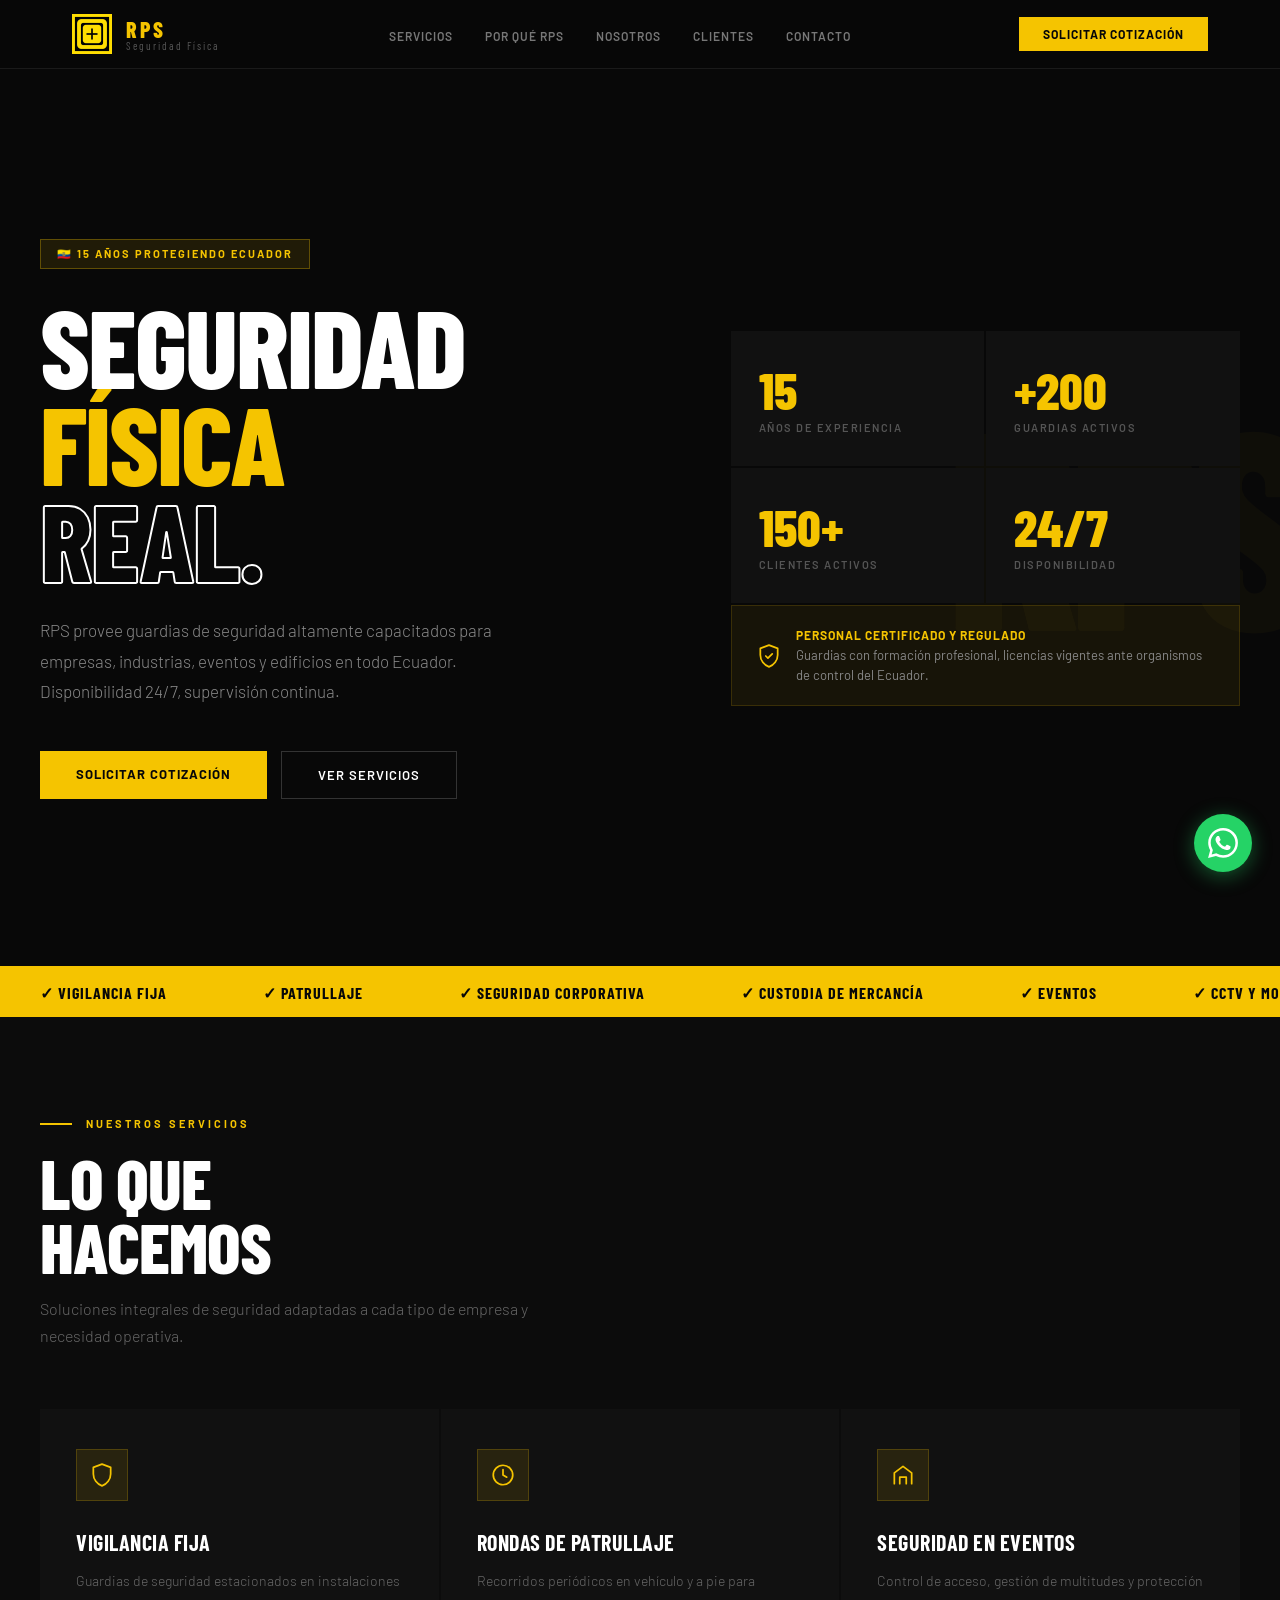
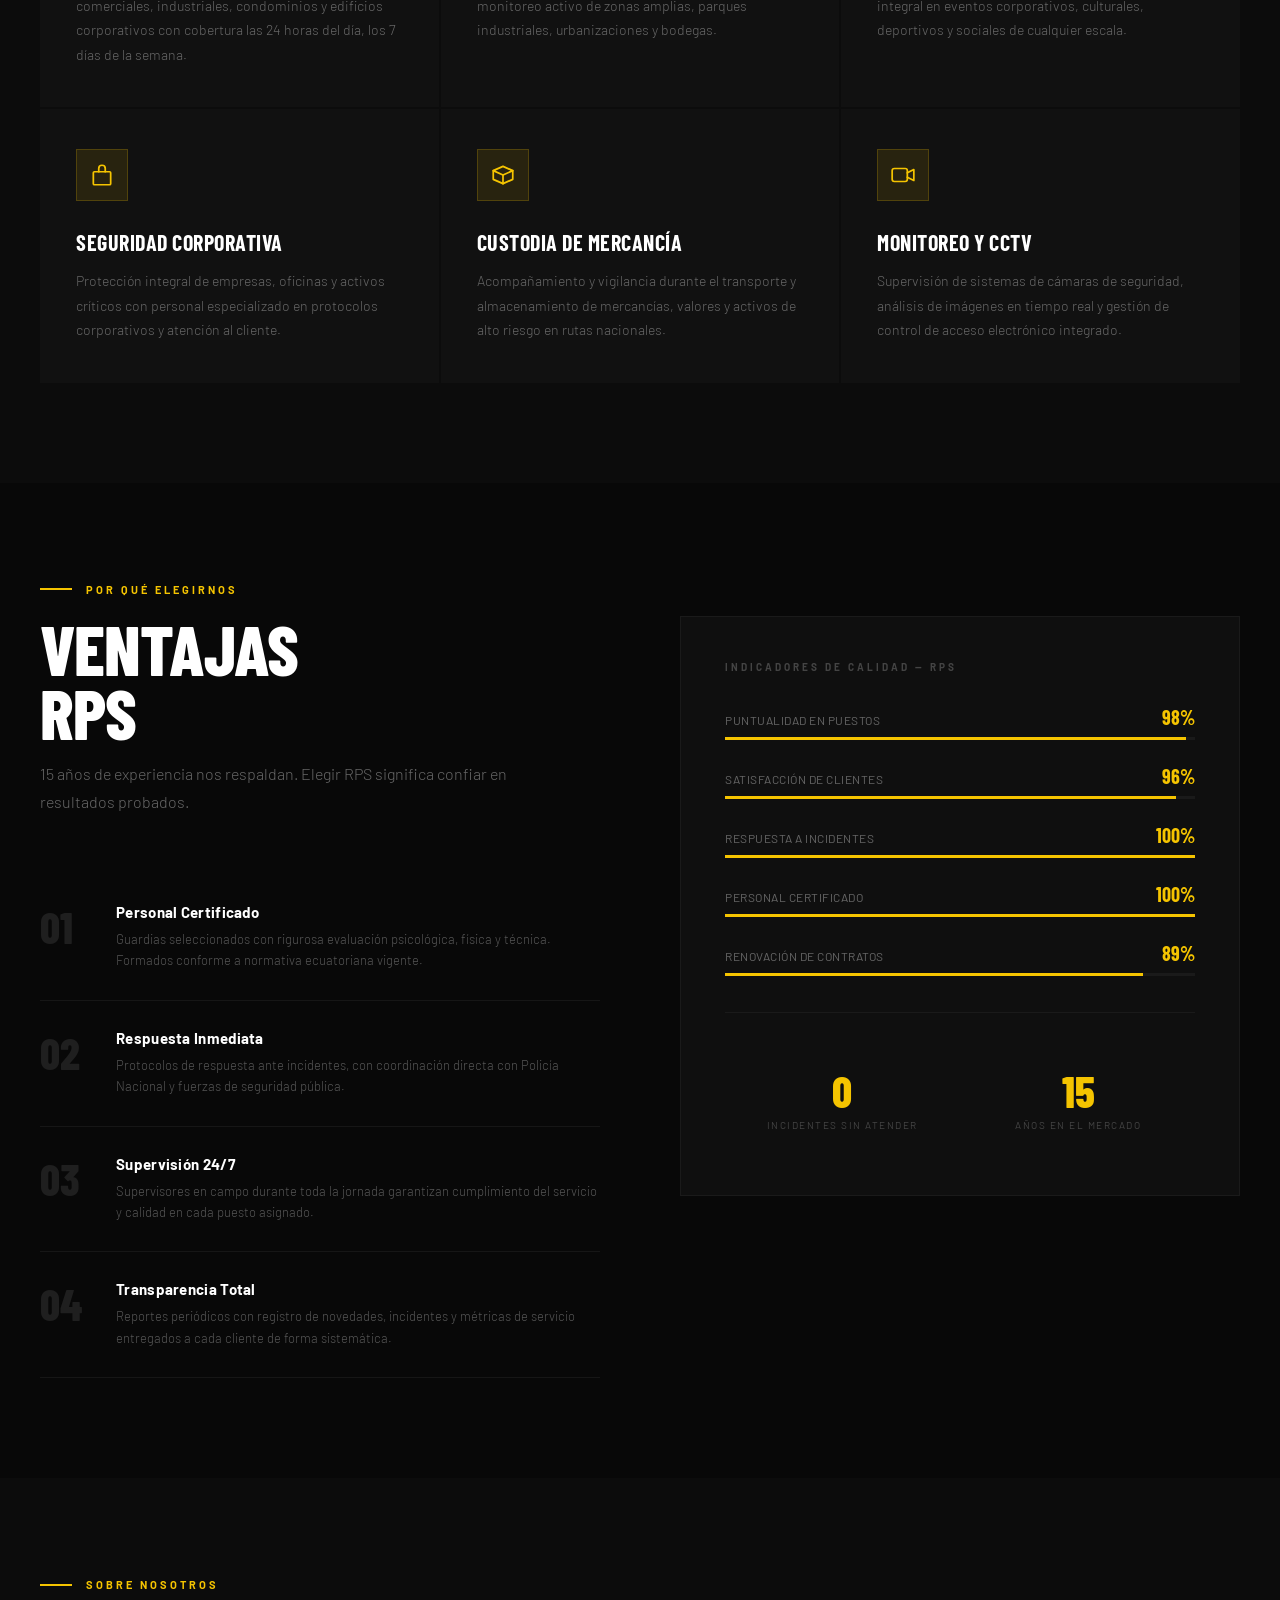
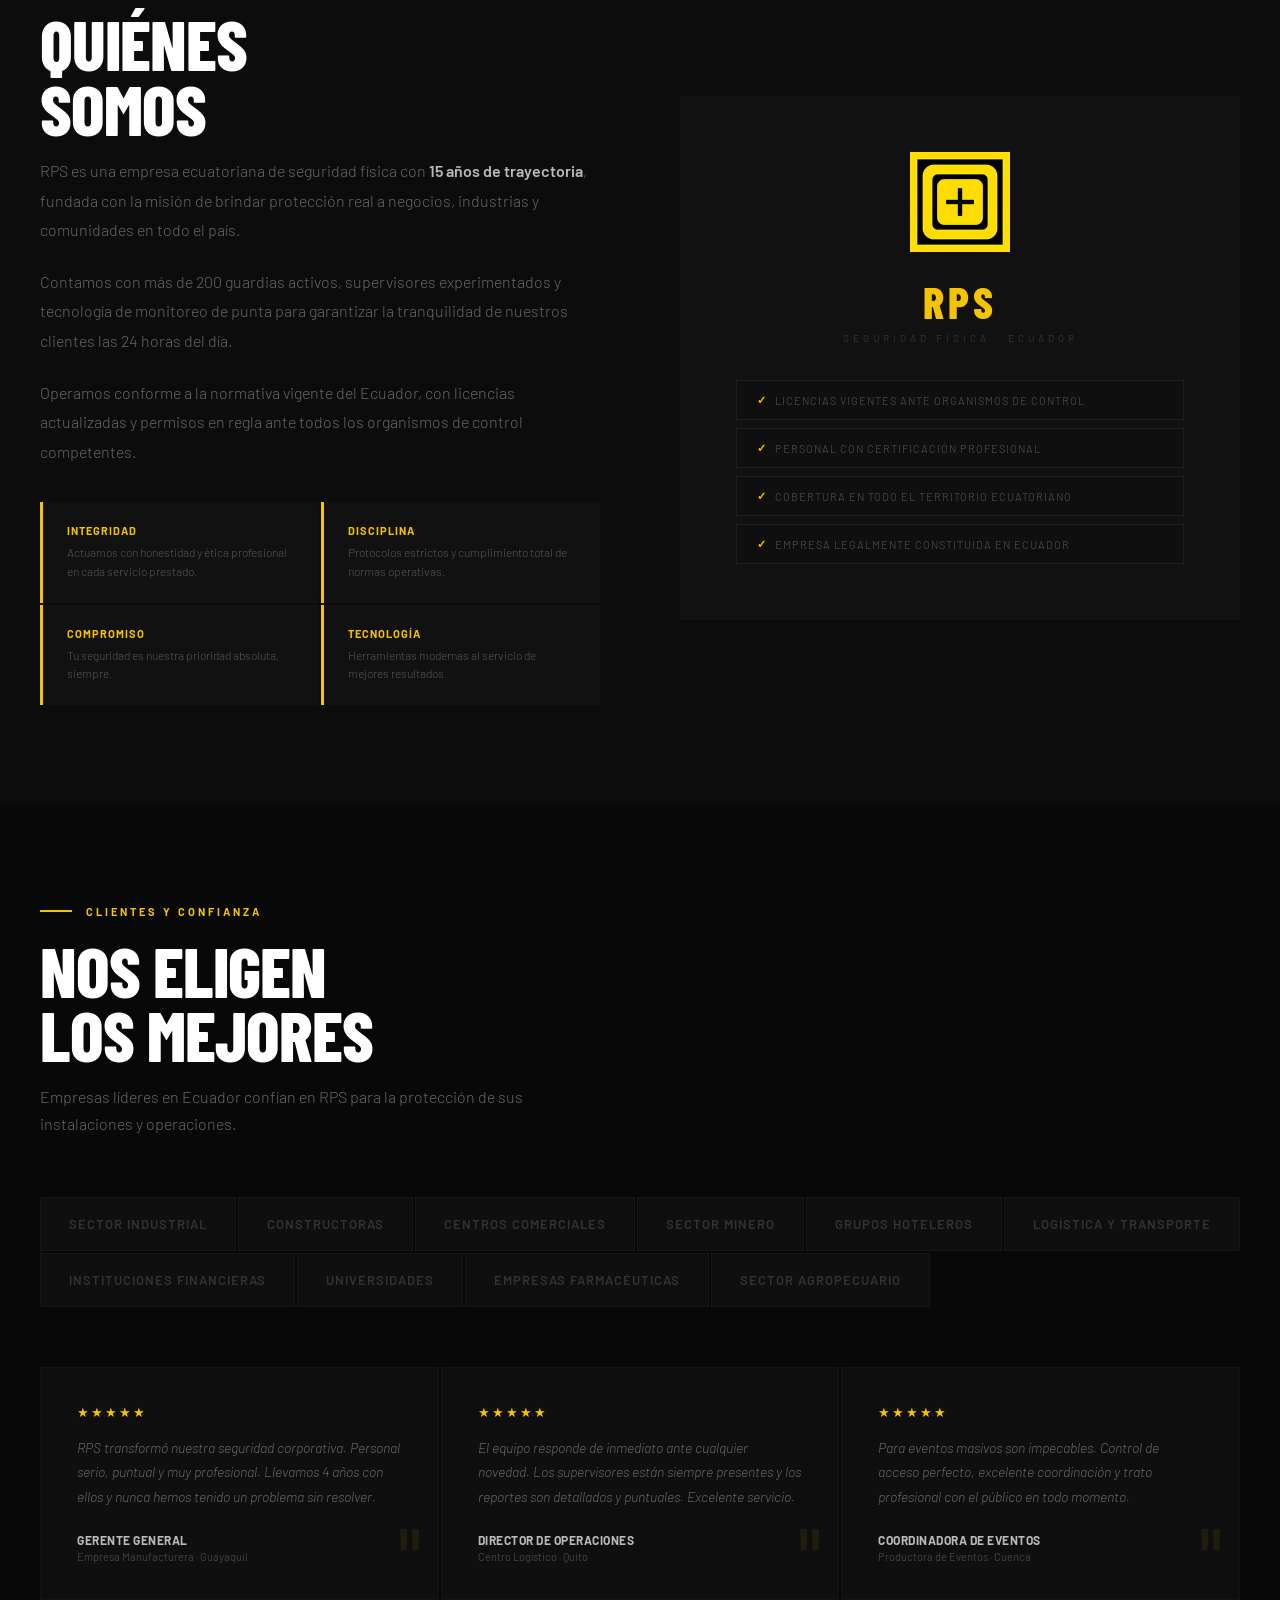
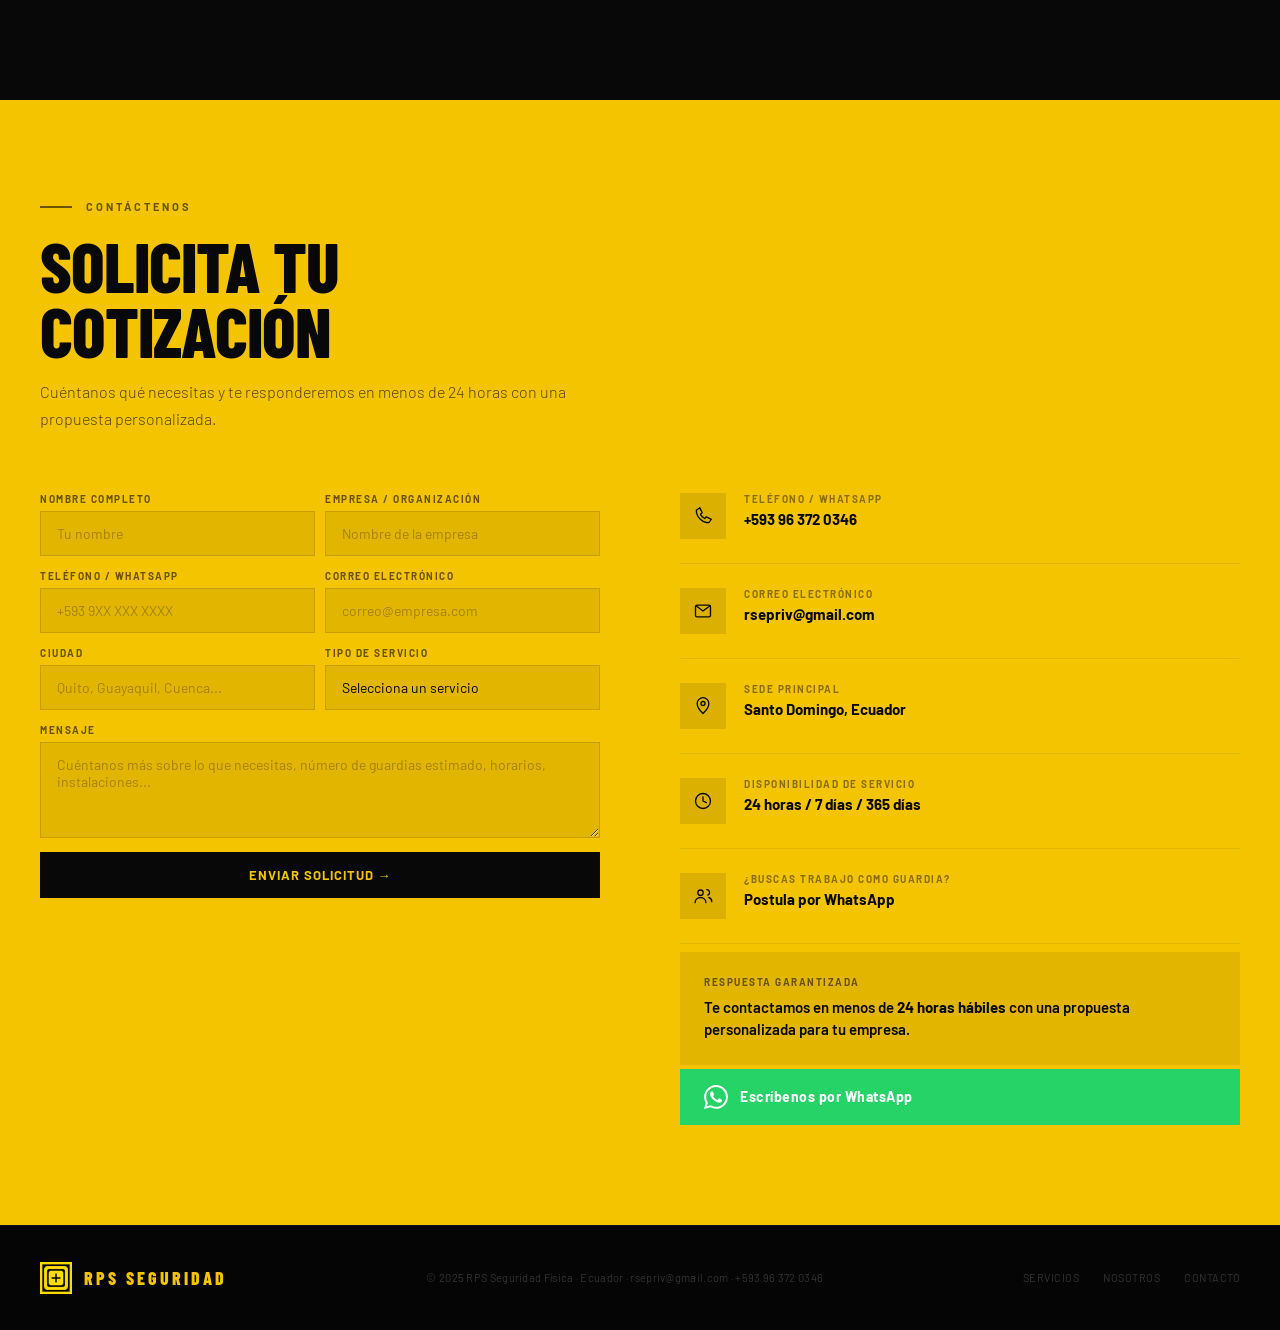
<file: index_1.html>
<!DOCTYPE html>
<html lang="es">
<head>
<meta charset="UTF-8">
<meta name="viewport" content="width=device-width, initial-scale=1.0">
<title>RPS Seguridad – Guardias de Seguridad Física en Ecuador</title>
<meta name="description" content="RPS Seguridad Física: empresa ecuatoriana con 15 años de experiencia en guardias de seguridad, vigilancia, patrullaje y protección corporativa en Ecuador.">
<meta name="theme-color" content="#080808">
<meta property="og:type" content="website">
<meta property="og:site_name" content="RPS Seguridad Física">
<meta property="og:title" content="RPS Seguridad Física – Guardias de Seguridad en Ecuador">
<meta property="og:description" content="15 años protegiendo empresas, industrias y eventos en todo Ecuador. Guardias certificados, supervisión 24/7, respuesta inmediata.">
<meta property="og:locale" content="es_EC">
<meta name="twitter:card" content="summary">
<meta name="twitter:title" content="RPS Seguridad Física – Guardias de Seguridad en Ecuador">
<meta name="twitter:description" content="15 años protegiendo empresas, industrias y eventos en todo Ecuador. Guardias certificados, supervisión 24/7, respuesta inmediata.">
<link rel="preconnect" href="https://fonts.googleapis.com">
<link href="https://fonts.googleapis.com/css2?family=Barlow+Condensed:wght@400;600;700;800&family=Barlow:wght@300;400;500;600&display=swap" rel="stylesheet">
<style>
*{margin:0;padding:0;box-sizing:border-box}
:root{--black:#080808;--dark:#111;--mid:#1a1a1a;--yellow:#F5C400;--yellow-hover:#ffd700;--white:#fff;--gray-text:#aaa;--gray-dim:#666;--border:#222}
html{scroll-behavior:smooth}
body{background:var(--black);color:var(--white);font-family:'Barlow',sans-serif;overflow-x:hidden}

/* NAV */
nav{position:sticky;top:0;z-index:999;background:rgba(8,8,8,0.97);backdrop-filter:blur(10px);border-bottom:1px solid #1a1a1a}
.nav-inner{max-width:1200px;margin:0 auto;display:flex;align-items:center;justify-content:space-between;height:68px;padding:0 32px}
.logo-wrap{display:flex;align-items:center;gap:14px;text-decoration:none}
.logo-img{width:40px;height:40px;object-fit:contain}
.logo-text{font-family:'Barlow Condensed',sans-serif;font-weight:800;font-size:22px;letter-spacing:3px;color:var(--yellow);line-height:1}
.logo-text span{color:#555;font-weight:400;font-size:11px;letter-spacing:2px;display:block}
.nav-links{display:flex;gap:32px;list-style:none}
.nav-links a{color:#777;text-decoration:none;font-size:12px;font-weight:600;letter-spacing:1px;text-transform:uppercase;transition:color .2s}
.nav-links a:hover{color:var(--yellow)}
.nav-cta{background:var(--yellow);color:var(--black);padding:10px 24px;font-weight:700;font-size:12px;letter-spacing:1px;text-transform:uppercase;border:none;cursor:pointer;font-family:'Barlow',sans-serif;transition:background .2s,transform .12s ease-out;text-decoration:none;display:inline-block}
.nav-cta:hover{background:var(--yellow-hover)}
.nav-cta:active,.btn-primary:active,.btn-dark:active,.btn-ghost:active{transform:scale(0.97)}
.nav-burger{display:none;flex-direction:column;justify-content:center;gap:5px;width:34px;height:34px;background:none;border:none;cursor:pointer;padding:0}
.nav-burger span{display:block;width:100%;height:2px;background:var(--white);transition:transform .25s ease-out,opacity .2s}
.nav-burger[aria-expanded="true"] span:nth-child(1){transform:translateY(7px) rotate(45deg)}
.nav-burger[aria-expanded="true"] span:nth-child(2){opacity:0}
.nav-burger[aria-expanded="true"] span:nth-child(3){transform:translateY(-7px) rotate(-45deg)}
.mobile-nav{display:flex;position:fixed;top:68px;left:0;right:0;background:rgba(8,8,8,0.98);backdrop-filter:blur(10px);border-bottom:1px solid #1a1a1a;padding:8px 24px 20px;flex-direction:column;gap:2px;z-index:998;transform:translateY(-8px);opacity:0;visibility:hidden;pointer-events:none;transition:transform .22s ease-out,opacity .18s,visibility 0s linear .22s}
.mobile-nav.open{transform:translateY(0);opacity:1;visibility:visible;pointer-events:auto;transition:transform .22s ease-out,opacity .18s}
@media(min-width:901px){.mobile-nav{display:none}}
.mobile-nav a{color:#999;text-decoration:none;font-size:13px;font-weight:600;letter-spacing:1px;text-transform:uppercase;padding:14px 4px;border-bottom:1px solid #161616;transition:color .2s}
.mobile-nav a:hover,.mobile-nav a:active{color:var(--yellow)}

/* HERO */
.hero{min-height:100vh;background:var(--black);display:flex;align-items:center;padding:80px 32px;position:relative;overflow:hidden}
.hero-bg-text{position:absolute;right:-2%;top:50%;transform:translateY(-50%);font-family:'Barlow Condensed',sans-serif;font-size:clamp(160px,22vw,320px);font-weight:800;color:rgba(245,196,0,0.028);letter-spacing:-12px;user-select:none;pointer-events:none;line-height:1}
.hero-stripe{position:absolute;left:0;bottom:0;width:100%;height:3px;background:var(--yellow)}
.hero-content{position:relative;z-index:2;max-width:1200px;margin:0 auto;width:100%;display:grid;grid-template-columns:1.2fr 1fr;gap:80px;align-items:center}
.hero-badge{display:inline-flex;align-items:center;gap:8px;background:rgba(245,196,0,0.1);border:1px solid rgba(245,196,0,0.3);color:var(--yellow);font-size:11px;font-weight:700;letter-spacing:2px;text-transform:uppercase;padding:7px 16px;margin-bottom:28px}
.hero h1{font-family:'Barlow Condensed',sans-serif;font-size:clamp(60px,9vw,110px);font-weight:800;line-height:0.88;text-transform:uppercase;letter-spacing:-2px;margin-bottom:28px}
.hero h1 .accent{color:var(--yellow)}
.hero h1 .outline{-webkit-text-stroke:2px #fff;color:transparent}
.hero-sub{font-size:17px;color:#888;max-width:480px;line-height:1.8;margin-bottom:44px;font-weight:300}
.hero-btns{display:flex;gap:14px;flex-wrap:wrap}
.btn-primary{background:var(--yellow);color:var(--black);padding:15px 36px;font-weight:700;font-size:13px;letter-spacing:1px;text-transform:uppercase;border:none;cursor:pointer;font-family:'Barlow',sans-serif;transition:background .2s;text-decoration:none;display:inline-block}
.btn-primary:hover{background:var(--yellow-hover)}
.btn-ghost{background:transparent;color:var(--white);padding:15px 36px;font-weight:600;font-size:13px;letter-spacing:1px;text-transform:uppercase;border:1.5px solid #333;cursor:pointer;font-family:'Barlow',sans-serif;transition:all .2s;text-decoration:none;display:inline-block}
.btn-ghost:hover{border-color:var(--yellow);color:var(--yellow)}
.hero-right{display:flex;flex-direction:column;gap:0}
.hero-stats{display:grid;grid-template-columns:1fr 1fr;gap:2px}
.stat-box{background:#111;padding:32px 28px}
.stat-box:hover{background:#161616}
.stat-num{font-family:'Barlow Condensed',sans-serif;font-size:52px;font-weight:800;color:var(--yellow);line-height:1}
.stat-label{font-size:11px;color:#555;text-transform:uppercase;letter-spacing:1.5px;margin-top:6px;font-weight:600}
.hero-certif{background:rgba(245,196,0,0.06);border:1px solid rgba(245,196,0,0.15);padding:20px 24px;margin-top:2px;display:flex;align-items:center;gap:14px}
.certif-icon{font-size:24px}
.certif-text{font-size:13px;color:#888;line-height:1.5}
.certif-text strong{color:var(--yellow);display:block;font-size:12px;letter-spacing:1px;text-transform:uppercase;margin-bottom:2px}

/* STRIP */
.strip{background:var(--yellow);padding:14px 32px;overflow:hidden}
.strip-inner{max-width:1200px;margin:0 auto;display:flex;align-items:center;gap:48px;white-space:nowrap}
.strip-item{font-family:'Barlow Condensed',sans-serif;font-size:16px;font-weight:700;letter-spacing:1px;text-transform:uppercase;color:var(--black);display:flex;align-items:center;gap:10px;flex-shrink:0}
.strip-dot{width:5px;height:5px;background:rgba(0,0,0,0.3);border-radius:50%}

/* SERVICIOS */
#servicios{background:#0c0c0c;padding:100px 32px}
.container{max-width:1200px;margin:0 auto}
.section-eyebrow{display:flex;align-items:center;gap:14px;margin-bottom:20px}
.eyebrow-line{width:32px;height:2px;background:var(--yellow)}
.eyebrow-text{font-size:11px;font-weight:700;letter-spacing:3px;text-transform:uppercase;color:var(--yellow)}
.section-title{font-family:'Barlow Condensed',sans-serif;font-size:clamp(40px,6vw,70px);font-weight:800;line-height:0.92;text-transform:uppercase;letter-spacing:-1px;margin-bottom:16px}
.section-sub{font-size:16px;color:#666;max-width:540px;line-height:1.7;font-weight:300;margin-bottom:60px}
.services-grid{display:grid;grid-template-columns:repeat(3,1fr);gap:2px}
.service-card{background:#111;padding:40px 36px;position:relative;overflow:hidden;transition:background .25s;cursor:default}
.service-card::before{content:'';position:absolute;top:0;left:0;width:3px;height:0;background:var(--yellow);transition:height .4s}
.service-card:hover{background:#161616}
.service-card:hover::before{height:100%}
.s-icon{width:52px;height:52px;background:rgba(245,196,0,0.1);border:1px solid rgba(245,196,0,0.2);display:flex;align-items:center;justify-content:center;margin-bottom:28px;font-size:24px}
.s-title{font-family:'Barlow Condensed',sans-serif;font-size:22px;font-weight:700;text-transform:uppercase;letter-spacing:0.5px;margin-bottom:14px;color:var(--white)}
.s-desc{font-size:14px;color:#666;line-height:1.75;font-weight:300}

/* POR QUÉ */
#porque{background:var(--black);padding:100px 32px}
.porque-layout{display:grid;grid-template-columns:1fr 1fr;gap:80px;align-items:start}
.porque-items{display:flex;flex-direction:column}
.pq-item{display:grid;grid-template-columns:56px 1fr;gap:20px;padding:28px 0;border-bottom:1px solid #161616;align-items:start}
.pq-num{font-family:'Barlow Condensed',sans-serif;font-size:44px;font-weight:800;color:#1f1f1f;line-height:1;padding-top:2px}
.pq-title{font-size:15px;font-weight:700;letter-spacing:0.3px;margin-bottom:8px;color:var(--white)}
.pq-desc{font-size:13px;color:#555;line-height:1.65;font-weight:300}
.dashboard{background:#0f0f0f;border:1px solid #1a1a1a;padding:44px}
.dash-title{font-size:10px;font-weight:700;letter-spacing:3px;text-transform:uppercase;color:#444;margin-bottom:32px}
.metric{margin-bottom:24px}
.metric-top{display:flex;justify-content:space-between;align-items:baseline;margin-bottom:8px}
.metric-name{font-size:12px;color:#666;text-transform:uppercase;letter-spacing:0.5px}
.metric-val{font-family:'Barlow Condensed',sans-serif;font-size:20px;font-weight:700;color:var(--yellow)}
.metric-track{height:3px;background:#1a1a1a;position:relative}
.metric-fill{height:3px;background:var(--yellow);position:absolute;top:0;left:0;transition:width 1s}
.dash-kpis{display:grid;grid-template-columns:1fr 1fr;gap:2px;margin-top:36px;border-top:1px solid #1a1a1a;padding-top:36px}
.kpi{text-align:center;padding:20px}
.kpi-val{font-family:'Barlow Condensed',sans-serif;font-size:44px;font-weight:800;color:var(--yellow);line-height:1}
.kpi-label{font-size:10px;color:#444;text-transform:uppercase;letter-spacing:1.5px;margin-top:6px}

/* NOSOTROS */
#nosotros{background:#0c0c0c;padding:100px 32px}
.about-layout{display:grid;grid-template-columns:1fr 1fr;gap:80px;align-items:center}
.about-p{font-size:16px;color:#666;line-height:1.85;font-weight:300;margin-bottom:22px}
.values{display:grid;grid-template-columns:1fr 1fr;gap:2px;margin-top:36px}
.val{background:#111;padding:22px 24px;border-left:3px solid var(--yellow)}
.val-t{font-size:11px;font-weight:700;text-transform:uppercase;letter-spacing:1px;color:var(--yellow);margin-bottom:6px}
.val-d{font-size:12px;color:#555;line-height:1.55;font-weight:300}
.about-visual{background:#111;padding:56px;display:flex;flex-direction:column;align-items:center;justify-content:center;min-height:480px;gap:0}
.av-logo{width:100px;height:100px;object-fit:contain;margin-bottom:28px}
.av-name{font-family:'Barlow Condensed',sans-serif;font-size:44px;font-weight:800;letter-spacing:4px;color:var(--yellow);line-height:1}
.av-sub{font-size:10px;color:#333;letter-spacing:4px;text-transform:uppercase;margin-top:8px;margin-bottom:36px}
.badges{display:flex;flex-direction:column;gap:8px;width:100%}
.badge{background:#0f0f0f;border:1px solid #1e1e1e;padding:12px 20px;font-size:11px;color:#444;text-transform:uppercase;letter-spacing:1px;display:flex;align-items:center;gap:8px}
.badge::before{content:'✓';color:var(--yellow);font-weight:700}

/* CLIENTES */
#clientes{background:var(--black);padding:100px 32px}
.clients-logos{display:flex;flex-wrap:wrap;gap:2px;margin-bottom:60px}
.client-tag{background:#0f0f0f;border:1px solid #161616;padding:18px 28px;font-size:13px;font-weight:600;color:#333;text-transform:uppercase;letter-spacing:1px;transition:all .25s;cursor:default}
.client-tag:hover{background:#131300;border-color:rgba(245,196,0,0.3);color:var(--yellow)}
.testimonials{display:grid;grid-template-columns:repeat(3,1fr);gap:2px}
.tcard{background:#0f0f0f;border:1px solid #141414;padding:36px;position:relative;overflow:hidden}
.tcard::after{content:'"';font-family:'Barlow Condensed',sans-serif;font-size:100px;color:var(--yellow);position:absolute;bottom:-10px;right:16px;line-height:1;opacity:0.08;pointer-events:none}
.ttext{font-size:14px;color:#666;line-height:1.75;margin-bottom:24px;font-weight:300;font-style:italic}
.tauthor{font-size:12px;font-weight:700;text-transform:uppercase;letter-spacing:0.5px;color:#bbb}
.trole{font-size:11px;color:#444;margin-top:3px}
.tstar{color:var(--yellow);font-size:13px;margin-bottom:16px;letter-spacing:2px}

/* CONTACTO */
#contacto{background:var(--yellow);padding:100px 32px}
.contact-layout{display:grid;grid-template-columns:1fr 1fr;gap:80px}
#contacto .eyebrow-text{color:#6a5200}
#contacto .eyebrow-line{background:#6a5200}
#contacto .section-title{color:var(--black)}
#contacto .section-sub{color:#5a4700}
.cform{display:flex;flex-direction:column;gap:14px}
.frow{display:grid;grid-template-columns:1fr 1fr;gap:10px}
.fgroup{display:flex;flex-direction:column;gap:6px}
.fgroup label{font-size:10px;font-weight:700;text-transform:uppercase;letter-spacing:1.5px;color:#6a5200}
.fgroup input,.fgroup select,.fgroup textarea{background:rgba(0,0,0,0.08);border:1.5px solid rgba(0,0,0,0.12);padding:13px 16px;font-size:14px;color:var(--black);font-family:'Barlow',sans-serif;outline:none;transition:border .2s;-webkit-appearance:none}
.fgroup input::placeholder,.fgroup textarea::placeholder{color:rgba(0,0,0,0.28)}
.fgroup input:focus,.fgroup select:focus,.fgroup textarea:focus{border-color:rgba(0,0,0,0.45)}
.fgroup textarea{min-height:96px;resize:vertical}
.btn-dark{background:var(--black);color:var(--yellow);padding:15px 0;font-weight:700;font-size:13px;letter-spacing:1px;text-transform:uppercase;border:none;cursor:pointer;font-family:'Barlow',sans-serif;width:100%;transition:background .2s}
.btn-dark:hover{background:#1a1a1a}
.cinfo{display:flex;flex-direction:column;gap:0}
.citem{display:flex;gap:18px;align-items:flex-start;padding:24px 0;border-bottom:1px solid rgba(0,0,0,0.08)}
.citem:first-child{padding-top:0}
.cico{width:46px;height:46px;background:rgba(0,0,0,0.1);display:flex;align-items:center;justify-content:center;font-size:20px;flex-shrink:0}
.cdl{font-size:10px;font-weight:700;text-transform:uppercase;letter-spacing:1.5px;color:#8a6f00;margin-bottom:5px}
.cdv{font-size:15px;font-weight:700;color:var(--black)}
.cdv a{color:var(--black);text-decoration:none}
.cdv a:hover{text-decoration:underline}
.cbox{background:rgba(0,0,0,0.08);padding:24px;margin-top:8px}
.cbox-t{font-size:10px;font-weight:700;text-transform:uppercase;letter-spacing:1.5px;color:#6a5200;margin-bottom:8px}
.cbox-d{font-size:15px;font-weight:600;color:var(--black);line-height:1.5}

/* FOOTER */
footer{background:#050505;border-top:1px solid #111;padding:36px 32px}
.foot-inner{max-width:1200px;margin:0 auto;display:flex;align-items:center;justify-content:space-between;flex-wrap:wrap;gap:20px}
.foot-logo{display:flex;align-items:center;gap:12px}
.foot-logo img{width:32px;height:32px;object-fit:contain}
.foot-logo-text{font-family:'Barlow Condensed',sans-serif;font-weight:800;font-size:18px;letter-spacing:3px;color:var(--yellow)}
.foot-copy{font-size:11px;color:#333;letter-spacing:0.3px}
.foot-links{display:flex;gap:24px}
.foot-links a{font-size:11px;color:#333;text-decoration:none;transition:color .2s;letter-spacing:0.5px;text-transform:uppercase}
.foot-links a:hover{color:var(--yellow)}

/* WHATSAPP FLOAT */
.wa-btn{position:fixed;bottom:28px;right:28px;z-index:9999;width:58px;height:58px;background:#25D366;border-radius:50%;display:flex;align-items:center;justify-content:center;text-decoration:none;box-shadow:0 4px 20px rgba(37,211,102,0.4);transition:transform .2s,box-shadow .2s;animation:wa-pulse 2.6s ease-out 1.5s 3}
.wa-btn:hover{transform:scale(1.08);box-shadow:0 6px 28px rgba(37,211,102,0.55)}
.wa-btn:active{transform:scale(0.95)}
.wa-btn svg{width:30px;height:30px;fill:white}
@keyframes wa-pulse{0%,100%{box-shadow:0 4px 20px rgba(37,211,102,0.4)}50%{box-shadow:0 4px 20px rgba(37,211,102,0.4),0 0 0 10px rgba(37,211,102,0.18)}}

/* ICONS */
.icon{width:1em;height:1em;stroke:currentColor;fill:none;stroke-width:1.6;stroke-linecap:round;stroke-linejoin:round;display:block}
.s-icon .icon,.certif-icon .icon{width:26px;height:26px;color:var(--yellow)}
.cico .icon{width:20px;height:20px;color:var(--black)}

/* SCROLL REVEAL */
[data-reveal]{opacity:0;transform:translateY(22px);transition:opacity .6s cubic-bezier(0.16,1,0.3,1),transform .6s cubic-bezier(0.16,1,0.3,1)}
[data-reveal].in-view{opacity:1;transform:translateY(0)}
[data-reveal-group].in-view [data-reveal-item]{opacity:1;transform:translateY(0)}
[data-reveal-item]{opacity:0;transform:translateY(18px);transition:opacity .55s cubic-bezier(0.16,1,0.3,1),transform .55s cubic-bezier(0.16,1,0.3,1)}
[data-reveal-item]:nth-child(1){transition-delay:0ms}
[data-reveal-item]:nth-child(2){transition-delay:60ms}
[data-reveal-item]:nth-child(3){transition-delay:120ms}
[data-reveal-item]:nth-child(4){transition-delay:180ms}
[data-reveal-item]:nth-child(5){transition-delay:240ms}
[data-reveal-item]:nth-child(6){transition-delay:300ms}

/* FOCUS (keyboard accessibility) */
a:focus-visible,button:focus-visible,input:focus-visible,select:focus-visible,textarea:focus-visible{outline:2px solid var(--yellow);outline-offset:2px}
#contacto a:focus-visible,#contacto button:focus-visible,#contacto input:focus-visible,#contacto select:focus-visible,#contacto textarea:focus-visible{outline-color:var(--black)}

@media(prefers-reduced-motion:reduce){
  html{scroll-behavior:auto}
  [data-reveal],[data-reveal-item]{opacity:1!important;transform:none!important;transition:none!important}
  .wa-btn{animation:none}
  *{animation-duration:.01ms!important;transition-duration:.01ms!important}
}

@media(max-width:900px){
  .hero-content,.porque-layout,.about-layout,.contact-layout{grid-template-columns:1fr}
  .hero-right{display:none}
  .services-grid{grid-template-columns:1fr 1fr}
  .testimonials{grid-template-columns:1fr}
  .nav-links{display:none}
  .nav-burger{display:flex}
}
@media(max-width:600px){
  .services-grid{grid-template-columns:1fr}
  .values{grid-template-columns:1fr}
  .frow{grid-template-columns:1fr}
  .hero-stats{grid-template-columns:1fr 1fr}
}
</style>
</head>
<body>

<!-- WHATSAPP -->
<a href="https://wa.me/593963720346?text=Hola,%20me%20interesa%20solicitar%20información%20sobre%20sus%20servicios%20de%20seguridad." class="wa-btn" target="_blank" aria-label="Contáctanos por WhatsApp">
  <svg viewBox="0 0 24 24" xmlns="http://www.w3.org/2000/svg"><path d="M17.472 14.382c-.297-.149-1.758-.867-2.03-.967-.273-.099-.471-.148-.67.15-.197.297-.767.966-.94 1.164-.173.199-.347.223-.644.075-.297-.15-1.255-.463-2.39-1.475-.883-.788-1.48-1.761-1.653-2.059-.173-.297-.018-.458.13-.606.134-.133.298-.347.446-.52.149-.174.198-.298.298-.497.099-.198.05-.371-.025-.52-.075-.149-.669-1.612-.916-2.207-.242-.579-.487-.5-.669-.51-.173-.008-.371-.01-.57-.01-.198 0-.52.074-.792.372-.272.297-1.04 1.016-1.04 2.479 0 1.462 1.065 2.875 1.213 3.074.149.198 2.096 3.2 5.077 4.487.709.306 1.262.489 1.694.625.712.227 1.36.195 1.871.118.571-.085 1.758-.719 2.006-1.413.248-.694.248-1.289.173-1.413-.074-.124-.272-.198-.57-.347m-5.421 7.403h-.004a9.87 9.87 0 01-5.031-1.378l-.361-.214-3.741.982.998-3.648-.235-.374a9.86 9.86 0 01-1.51-5.26c.001-5.45 4.436-9.884 9.888-9.884 2.64 0 5.122 1.03 6.988 2.898a9.825 9.825 0 012.893 6.994c-.003 5.45-4.437 9.884-9.885 9.884m8.413-18.297A11.815 11.815 0 0012.05 0C5.495 0 .16 5.335.157 11.892c0 2.096.547 4.142 1.588 5.945L.057 24l6.305-1.654a11.882 11.882 0 005.683 1.448h.005c6.554 0 11.89-5.335 11.893-11.893a11.821 11.821 0 00-3.48-8.413z"/></svg>
</a>

<!-- NAV -->
<nav>
  <div class="nav-inner">
    <a class="logo-wrap" href="#">
      <img src="[data-uri]" alt="Logo RPS Seguridad" class="logo-img">
      <div class="logo-text">RPS<span>Seguridad Física</span></div>
    </a>
    <ul class="nav-links">
      <li><a href="#servicios">Servicios</a></li>
      <li><a href="#porque">Por qué RPS</a></li>
      <li><a href="#nosotros">Nosotros</a></li>
      <li><a href="#clientes">Clientes</a></li>
      <li><a href="#contacto">Contacto</a></li>
    </ul>
    <a class="nav-cta" href="#contacto">Solicitar Cotización</a>
    <button class="nav-burger" id="navBurger" aria-label="Abrir menú" aria-expanded="false" aria-controls="mobileNav">
      <span></span><span></span><span></span>
    </button>
  </div>
  <div class="mobile-nav" id="mobileNav">
    <a href="#servicios">Servicios</a>
    <a href="#porque">Por qué RPS</a>
    <a href="#nosotros">Nosotros</a>
    <a href="#clientes">Clientes</a>
    <a href="#contacto">Contacto</a>
  </div>
</nav>

<!-- HERO -->
<section class="hero">
  <div class="hero-bg-text">RPS</div>
  <div class="hero-stripe"></div>
  <div class="hero-content">
    <div data-reveal>
      <div class="hero-badge">🇪🇨 15 años protegiendo Ecuador</div>
      <h1>
        SEGURIDAD<br>
        <span class="accent">FÍSICA</span><br>
        <span class="outline">REAL.</span>
      </h1>
      <p class="hero-sub">RPS provee guardias de seguridad altamente capacitados para empresas, industrias, eventos y edificios en todo Ecuador. Disponibilidad 24/7, supervisión continua.</p>
      <div class="hero-btns">
        <a class="btn-primary" href="#contacto">Solicitar Cotización</a>
        <a class="btn-ghost" href="#servicios">Ver Servicios</a>
      </div>
    </div>
    <div class="hero-right" data-reveal>
      <div class="hero-stats">
        <div class="stat-box"><div class="stat-num">15</div><div class="stat-label">Años de Experiencia</div></div>
        <div class="stat-box"><div class="stat-num">+200</div><div class="stat-label">Guardias Activos</div></div>
        <div class="stat-box"><div class="stat-num">150+</div><div class="stat-label">Clientes Activos</div></div>
        <div class="stat-box"><div class="stat-num">24/7</div><div class="stat-label">Disponibilidad</div></div>
      </div>
      <div class="hero-certif">
        <div class="certif-icon"><svg class="icon" viewBox="0 0 24 24"><path d="M12 2 4 5v6c0 5 3.4 9.4 8 11 4.6-1.6 8-6 8-11V5l-8-3Z"/><path d="m9 12 2 2 4-4"/></svg></div>
        <div class="certif-text"><strong>Personal certificado y regulado</strong>Guardias con formación profesional, licencias vigentes ante organismos de control del Ecuador.</div>
      </div>
    </div>
  </div>
</section>

<!-- STRIP -->
<div class="strip">
  <div class="strip-inner">
    <div class="strip-item">✓ Vigilancia Fija</div>
    <div class="strip-dot"></div>
    <div class="strip-item">✓ Patrullaje</div>
    <div class="strip-dot"></div>
    <div class="strip-item">✓ Seguridad Corporativa</div>
    <div class="strip-dot"></div>
    <div class="strip-item">✓ Custodia de Mercancía</div>
    <div class="strip-dot"></div>
    <div class="strip-item">✓ Eventos</div>
    <div class="strip-dot"></div>
    <div class="strip-item">✓ CCTV y Monitoreo</div>
    <div class="strip-dot"></div>
    <div class="strip-item">✓ Respuesta Rápida</div>
  </div>
</div>

<!-- SERVICIOS -->
<section id="servicios">
  <div class="container">
    <div class="section-eyebrow" data-reveal><div class="eyebrow-line"></div><div class="eyebrow-text">Nuestros Servicios</div></div>
    <h2 class="section-title" data-reveal>LO QUE<br>HACEMOS</h2>
    <p class="section-sub" data-reveal>Soluciones integrales de seguridad adaptadas a cada tipo de empresa y necesidad operativa.</p>
    <div class="services-grid" data-reveal-group>
      <div class="service-card" data-reveal-item>
        <div class="s-icon"><svg class="icon" viewBox="0 0 24 24"><path d="M12 2 4 5v6c0 5 3.4 9.4 8 11 4.6-1.6 8-6 8-11V5l-8-3Z"/></svg></div>
        <div class="s-title">Vigilancia Fija</div>
        <p class="s-desc">Guardias de seguridad estacionados en instalaciones comerciales, industriales, condominios y edificios corporativos con cobertura las 24 horas del día, los 7 días de la semana.</p>
      </div>
      <div class="service-card" data-reveal-item>
        <div class="s-icon"><svg class="icon" viewBox="0 0 24 24"><circle cx="12" cy="12" r="9"/><path d="M12 7v5l3.5 2"/></svg></div>
        <div class="s-title">Rondas de Patrullaje</div>
        <p class="s-desc">Recorridos periódicos en vehículo y a pie para monitoreo activo de zonas amplias, parques industriales, urbanizaciones y bodegas.</p>
      </div>
      <div class="service-card" data-reveal-item>
        <div class="s-icon"><svg class="icon" viewBox="0 0 24 24"><path d="M4 20V10l8-6 8 6v10"/><path d="M9 20v-6h6v6"/></svg></div>
        <div class="s-title">Seguridad en Eventos</div>
        <p class="s-desc">Control de acceso, gestión de multitudes y protección integral en eventos corporativos, culturales, deportivos y sociales de cualquier escala.</p>
      </div>
      <div class="service-card" data-reveal-item>
        <div class="s-icon"><svg class="icon" viewBox="0 0 24 24"><rect x="4" y="9" width="16" height="12" rx="1"/><path d="M9 9V6a3 3 0 0 1 6 0v3"/></svg></div>
        <div class="s-title">Seguridad Corporativa</div>
        <p class="s-desc">Protección integral de empresas, oficinas y activos críticos con personal especializado en protocolos corporativos y atención al cliente.</p>
      </div>
      <div class="service-card" data-reveal-item>
        <div class="s-icon"><svg class="icon" viewBox="0 0 24 24"><path d="M3 8 12 4l9 4-9 4-9-4Z"/><path d="M3 8v8l9 4 9-4V8"/><path d="M12 12v8"/></svg></div>
        <div class="s-title">Custodia de Mercancía</div>
        <p class="s-desc">Acompañamiento y vigilancia durante el transporte y almacenamiento de mercancías, valores y activos de alto riesgo en rutas nacionales.</p>
      </div>
      <div class="service-card" data-reveal-item>
        <div class="s-icon"><svg class="icon" viewBox="0 0 24 24"><rect x="2" y="6" width="14" height="12" rx="2"/><path d="m16 10 6-3v10l-6-3"/></svg></div>
        <div class="s-title">Monitoreo y CCTV</div>
        <p class="s-desc">Supervisión de sistemas de cámaras de seguridad, análisis de imágenes en tiempo real y gestión de control de acceso electrónico integrado.</p>
      </div>
    </div>
  </div>
</section>

<!-- POR QUÉ -->
<section id="porque">
  <div class="container">
    <div class="section-eyebrow" data-reveal><div class="eyebrow-line"></div><div class="eyebrow-text">Por qué elegirnos</div></div>
    <div class="porque-layout">
      <div data-reveal>
        <h2 class="section-title">VENTAJAS<br>RPS</h2>
        <p class="section-sub">15 años de experiencia nos respaldan. Elegir RPS significa confiar en resultados probados.</p>
        <div class="porque-items">
          <div class="pq-item">
            <div class="pq-num">01</div>
            <div><div class="pq-title">Personal Certificado</div><p class="pq-desc">Guardias seleccionados con rigurosa evaluación psicológica, física y técnica. Formados conforme a normativa ecuatoriana vigente.</p></div>
          </div>
          <div class="pq-item">
            <div class="pq-num">02</div>
            <div><div class="pq-title">Respuesta Inmediata</div><p class="pq-desc">Protocolos de respuesta ante incidentes, con coordinación directa con Policía Nacional y fuerzas de seguridad pública.</p></div>
          </div>
          <div class="pq-item">
            <div class="pq-num">03</div>
            <div><div class="pq-title">Supervisión 24/7</div><p class="pq-desc">Supervisores en campo durante toda la jornada garantizan cumplimiento del servicio y calidad en cada puesto asignado.</p></div>
          </div>
          <div class="pq-item">
            <div class="pq-num">04</div>
            <div><div class="pq-title">Transparencia Total</div><p class="pq-desc">Reportes periódicos con registro de novedades, incidentes y métricas de servicio entregados a cada cliente de forma sistemática.</p></div>
          </div>
        </div>
      </div>
      <div class="dashboard" data-reveal>
        <div class="dash-title">Indicadores de Calidad — RPS</div>
        <div class="metric"><div class="metric-top"><span class="metric-name">Puntualidad en puestos</span><span class="metric-val">98%</span></div><div class="metric-track"><div class="metric-fill" style="width:98%"></div></div></div>
        <div class="metric"><div class="metric-top"><span class="metric-name">Satisfacción de clientes</span><span class="metric-val">96%</span></div><div class="metric-track"><div class="metric-fill" style="width:96%"></div></div></div>
        <div class="metric"><div class="metric-top"><span class="metric-name">Respuesta a incidentes</span><span class="metric-val">100%</span></div><div class="metric-track"><div class="metric-fill" style="width:100%"></div></div></div>
        <div class="metric"><div class="metric-top"><span class="metric-name">Personal certificado</span><span class="metric-val">100%</span></div><div class="metric-track"><div class="metric-fill" style="width:100%"></div></div></div>
        <div class="metric"><div class="metric-top"><span class="metric-name">Renovación de contratos</span><span class="metric-val">89%</span></div><div class="metric-track"><div class="metric-fill" style="width:89%"></div></div></div>
        <div class="dash-kpis">
          <div class="kpi"><div class="kpi-val">0</div><div class="kpi-label">Incidentes sin atender</div></div>
          <div class="kpi"><div class="kpi-val">15</div><div class="kpi-label">Años en el mercado</div></div>
        </div>
      </div>
    </div>
  </div>
</section>

<!-- NOSOTROS -->
<section id="nosotros">
  <div class="container">
    <div class="section-eyebrow" data-reveal><div class="eyebrow-line"></div><div class="eyebrow-text">Sobre Nosotros</div></div>
    <div class="about-layout">
      <div data-reveal>
        <h2 class="section-title">QUIÉNES<br>SOMOS</h2>
        <p class="about-p">RPS es una empresa ecuatoriana de seguridad física con <strong style="color:#bbb;font-weight:600">15 años de trayectoria</strong>, fundada con la misión de brindar protección real a negocios, industrias y comunidades en todo el país.</p>
        <p class="about-p">Contamos con más de 200 guardias activos, supervisores experimentados y tecnología de monitoreo de punta para garantizar la tranquilidad de nuestros clientes las 24 horas del día.</p>
        <p class="about-p">Operamos conforme a la normativa vigente del Ecuador, con licencias actualizadas y permisos en regla ante todos los organismos de control competentes.</p>
        <div class="values">
          <div class="val"><div class="val-t">Integridad</div><div class="val-d">Actuamos con honestidad y ética profesional en cada servicio prestado.</div></div>
          <div class="val"><div class="val-t">Disciplina</div><div class="val-d">Protocolos estrictos y cumplimiento total de normas operativas.</div></div>
          <div class="val"><div class="val-t">Compromiso</div><div class="val-d">Tu seguridad es nuestra prioridad absoluta, siempre.</div></div>
          <div class="val"><div class="val-t">Tecnología</div><div class="val-d">Herramientas modernas al servicio de mejores resultados.</div></div>
        </div>
      </div>
      <div class="about-visual" data-reveal>
        <img src="[data-uri]" alt="Logo RPS" class="av-logo">
        <div class="av-name">RPS</div>
        <div class="av-sub">Seguridad Física · Ecuador</div>
        <div class="badges">
          <div class="badge">Licencias vigentes ante organismos de control</div>
          <div class="badge">Personal con certificación profesional</div>
          <div class="badge">Cobertura en todo el territorio ecuatoriano</div>
          <div class="badge">Empresa legalmente constituida en Ecuador</div>
        </div>
      </div>
    </div>
  </div>
</section>

<!-- CLIENTES -->
<section id="clientes">
  <div class="container">
    <div class="section-eyebrow" data-reveal><div class="eyebrow-line"></div><div class="eyebrow-text">Clientes y Confianza</div></div>
    <h2 class="section-title" data-reveal>NOS ELIGEN<br>LOS MEJORES</h2>
    <p class="section-sub" data-reveal>Empresas líderes en Ecuador confían en RPS para la protección de sus instalaciones y operaciones.</p>
    <div class="clients-logos" data-reveal-group>
      <div class="client-tag" data-reveal-item>Sector Industrial</div>
      <div class="client-tag" data-reveal-item>Constructoras</div>
      <div class="client-tag" data-reveal-item>Centros Comerciales</div>
      <div class="client-tag" data-reveal-item>Sector Minero</div>
      <div class="client-tag" data-reveal-item>Grupos Hoteleros</div>
      <div class="client-tag" data-reveal-item>Logística y Transporte</div>
      <div class="client-tag" data-reveal-item>Instituciones Financieras</div>
      <div class="client-tag" data-reveal-item>Universidades</div>
      <div class="client-tag" data-reveal-item>Empresas Farmacéuticas</div>
      <div class="client-tag" data-reveal-item>Sector Agropecuario</div>
    </div>
    <div class="testimonials" data-reveal-group>
      <div class="tcard" data-reveal-item>
        <div class="tstar">★★★★★</div>
        <p class="ttext">RPS transformó nuestra seguridad corporativa. Personal serio, puntual y muy profesional. Llevamos 4 años con ellos y nunca hemos tenido un problema sin resolver.</p>
        <div class="tauthor">Gerente General</div>
        <div class="trole">Empresa Manufacturera · Guayaquil</div>
      </div>
      <div class="tcard" data-reveal-item>
        <div class="tstar">★★★★★</div>
        <p class="ttext">El equipo responde de inmediato ante cualquier novedad. Los supervisores están siempre presentes y los reportes son detallados y puntuales. Excelente servicio.</p>
        <div class="tauthor">Director de Operaciones</div>
        <div class="trole">Centro Logístico · Quito</div>
      </div>
      <div class="tcard" data-reveal-item>
        <div class="tstar">★★★★★</div>
        <p class="ttext">Para eventos masivos son impecables. Control de acceso perfecto, excelente coordinación y trato profesional con el público en todo momento.</p>
        <div class="tauthor">Coordinadora de Eventos</div>
        <div class="trole">Productora de Eventos · Cuenca</div>
      </div>
    </div>
  </div>
</section>

<!-- CONTACTO -->
<section id="contacto">
  <div class="container">
    <div class="section-eyebrow" data-reveal><div class="eyebrow-line"></div><div class="eyebrow-text">Contáctenos</div></div>
    <h2 class="section-title" data-reveal>SOLICITA TU<br>COTIZACIÓN</h2>
    <p class="section-sub" data-reveal>Cuéntanos qué necesitas y te responderemos en menos de 24 horas con una propuesta personalizada.</p>
    <div class="contact-layout">
      <form class="cform" id="cotizarForm" data-reveal>
        <div class="frow">
          <div class="fgroup"><label for="cf-nombre">Nombre completo</label><input id="cf-nombre" name="nombre" type="text" placeholder="Tu nombre" required></div>
          <div class="fgroup"><label for="cf-empresa">Empresa / Organización</label><input id="cf-empresa" name="empresa" type="text" placeholder="Nombre de la empresa"></div>
        </div>
        <div class="frow">
          <div class="fgroup"><label for="cf-telefono">Teléfono / WhatsApp</label><input id="cf-telefono" name="telefono" type="tel" placeholder="+593 9XX XXX XXXX" required></div>
          <div class="fgroup"><label for="cf-email">Correo electrónico</label><input id="cf-email" name="email" type="email" placeholder="correo@empresa.com"></div>
        </div>
        <div class="frow">
          <div class="fgroup"><label for="cf-ciudad">Ciudad</label><input id="cf-ciudad" name="ciudad" type="text" placeholder="Quito, Guayaquil, Cuenca..."></div>
          <div class="fgroup"><label for="cf-servicio">Tipo de servicio</label>
            <select id="cf-servicio" name="servicio" required>
              <option value="">Selecciona un servicio</option>
              <option>Vigilancia fija</option>
              <option>Rondas de patrullaje</option>
              <option>Seguridad en eventos</option>
              <option>Seguridad corporativa</option>
              <option>Custodia de mercancía</option>
              <option>Monitoreo y CCTV</option>
              <option>Consulta general</option>
            </select>
          </div>
        </div>
        <div class="fgroup"><label for="cf-mensaje">Mensaje</label><textarea id="cf-mensaje" name="mensaje" placeholder="Cuéntanos más sobre lo que necesitas, número de guardias estimado, horarios, instalaciones..."></textarea></div>
        <button class="btn-dark" type="submit">Enviar Solicitud →</button>
      </form>
      <div class="cinfo">
        <div class="citem">
          <div class="cico"><svg class="icon" viewBox="0 0 24 24"><path d="M4 5c0 8 7 15 15 15l3-4-6-3-2 2c-2-1-4-3-5-5l2-2-3-6-4 3Z"/></svg></div>
          <div><div class="cdl">Teléfono / WhatsApp</div><div class="cdv"><a href="tel:+593963720346">+593 96 372 0346</a></div></div>
        </div>
        <div class="citem">
          <div class="cico"><svg class="icon" viewBox="0 0 24 24"><rect x="3" y="5" width="18" height="14" rx="2"/><path d="m4 6 8 6 8-6"/></svg></div>
          <div><div class="cdl">Correo Electrónico</div><div class="cdv"><a href="mailto:rsepriv@gmail.com">rsepriv@gmail.com</a></div></div>
        </div>
        <div class="citem">
          <div class="cico"><svg class="icon" viewBox="0 0 24 24"><path d="M12 21s7-6.5 7-12a7 7 0 1 0-14 0c0 5.5 7 12 7 12Z"/><circle cx="12" cy="9" r="2.4"/></svg></div>
          <div><div class="cdl">Sede principal</div><div class="cdv">Santo Domingo, Ecuador</div></div>
        </div>
        <div class="citem">
          <div class="cico"><svg class="icon" viewBox="0 0 24 24"><circle cx="12" cy="12" r="9"/><path d="M12 7v5l4 2"/></svg></div>
          <div><div class="cdl">Disponibilidad de servicio</div><div class="cdv">24 horas / 7 días / 365 días</div></div>
        </div>
        <div class="citem">
          <div class="cico"><svg class="icon" viewBox="0 0 24 24"><circle cx="9" cy="8" r="3.2"/><path d="M2.5 20c0-3.6 2.9-6.2 6.5-6.2s6.5 2.6 6.5 6.2"/><path d="M16.5 4.3A3.5 3.5 0 0 1 17.8 11"/><path d="M19 13.8c2.4.6 3.5 2.6 3.5 5.2"/></svg></div>
          <div><div class="cdl">¿Buscas trabajo como guardia?</div><div class="cdv"><a href="https://wa.me/593963720346?text=Hola,%20quiero%20postular%20para%20trabajar%20como%20guardia%20de%20seguridad%20en%20RPS." target="_blank">Postula por WhatsApp</a></div></div>
        </div>
        <div class="cbox">
          <div class="cbox-t">Respuesta garantizada</div>
          <div class="cbox-d">Te contactamos en menos de <strong>24 horas hábiles</strong> con una propuesta personalizada para tu empresa.</div>
        </div>
        <a href="https://wa.me/593963720346?text=Hola,%20me%20interesa%20solicitar%20información%20sobre%20sus%20servicios%20de%20seguridad." target="_blank" style="display:flex;align-items:center;gap:12px;background:#25D366;padding:16px 24px;text-decoration:none;margin-top:4px">
          <svg width="24" height="24" viewBox="0 0 24 24" fill="white"><path d="M17.472 14.382c-.297-.149-1.758-.867-2.03-.967-.273-.099-.471-.148-.67.15-.197.297-.767.966-.94 1.164-.173.199-.347.223-.644.075-.297-.15-1.255-.463-2.39-1.475-.883-.788-1.48-1.761-1.653-2.059-.173-.297-.018-.458.13-.606.134-.133.298-.347.446-.52.149-.174.198-.298.298-.497.099-.198.05-.371-.025-.52-.075-.149-.669-1.612-.916-2.207-.242-.579-.487-.5-.669-.51-.173-.008-.371-.01-.57-.01-.198 0-.52.074-.792.372-.272.297-1.04 1.016-1.04 2.479 0 1.462 1.065 2.875 1.213 3.074.149.198 2.096 3.2 5.077 4.487.709.306 1.262.489 1.694.625.712.227 1.36.195 1.871.118.571-.085 1.758-.719 2.006-1.413.248-.694.248-1.289.173-1.413-.074-.124-.272-.198-.57-.347m-5.421 7.403h-.004a9.87 9.87 0 01-5.031-1.378l-.361-.214-3.741.982.998-3.648-.235-.374a9.86 9.86 0 01-1.51-5.26c.001-5.45 4.436-9.884 9.888-9.884 2.64 0 5.122 1.03 6.988 2.898a9.825 9.825 0 012.893 6.994c-.003 5.45-4.437 9.884-9.885 9.884m8.413-18.297A11.815 11.815 0 0012.05 0C5.495 0 .16 5.335.157 11.892c0 2.096.547 4.142 1.588 5.945L.057 24l6.305-1.654a11.882 11.882 0 005.683 1.448h.005c6.554 0 11.89-5.335 11.893-11.893a11.821 11.821 0 00-3.48-8.413z"/></svg>
          <span style="font-weight:700;font-size:14px;color:white;letter-spacing:0.5px">Escríbenos por WhatsApp</span>
        </a>
      </div>
    </div>
  </div>
</section>

<!-- FOOTER -->
<footer>
  <div class="foot-inner">
    <div class="foot-logo">
      <img src="[data-uri]" alt="Logo RPS Seguridad" class="logo-img">
      <div class="foot-logo-text">RPS SEGURIDAD</div>
    </div>
    <div class="foot-copy">© 2025 RPS Seguridad Física · Ecuador · rsepriv@gmail.com · +593 96 372 0346</div>
    <div class="foot-links">
      <a href="#servicios">Servicios</a>
      <a href="#nosotros">Nosotros</a>
      <a href="#contacto">Contacto</a>
    </div>
  </div>
</footer>

<script>
(function(){
  "use strict";

  /* Menú móvil */
  var burger = document.getElementById('navBurger');
  var mobileNav = document.getElementById('mobileNav');
  if (burger && mobileNav) {
    burger.addEventListener('click', function(){
      var open = mobileNav.classList.toggle('open');
      burger.setAttribute('aria-expanded', open ? 'true' : 'false');
    });
    mobileNav.querySelectorAll('a').forEach(function(link){
      link.addEventListener('click', function(){
        mobileNav.classList.remove('open');
        burger.setAttribute('aria-expanded', 'false');
      });
    });
  }

  /* Animación al hacer scroll (respeta prefers-reduced-motion) */
  var reduceMotion = window.matchMedia && window.matchMedia('(prefers-reduced-motion: reduce)').matches;
  var revealTargets = document.querySelectorAll('[data-reveal], [data-reveal-group]');
  if (reduceMotion || !('IntersectionObserver' in window)) {
    revealTargets.forEach(function(el){ el.classList.add('in-view'); });
  } else {
    var io = new IntersectionObserver(function(entries){
      entries.forEach(function(entry){
        if (entry.isIntersecting) {
          entry.target.classList.add('in-view');
          io.unobserve(entry.target);
        }
      });
    }, { threshold: 0.15, rootMargin: '0px 0px -40px 0px' });
    revealTargets.forEach(function(el){ io.observe(el); });
  }

  /* Formulario de cotización -> WhatsApp (sitio estático, sin backend) */
  var form = document.getElementById('cotizarForm');
  if (form) {
    form.addEventListener('submit', function(e){
      e.preventDefault();
      var v = function(id){ var el = document.getElementById(id); return el ? el.value.trim() : ''; };
      var nombre = v('cf-nombre'), empresa = v('cf-empresa'), telefono = v('cf-telefono'),
          email = v('cf-email'), ciudad = v('cf-ciudad'), servicio = v('cf-servicio'), mensaje = v('cf-mensaje');

      if (!nombre || !telefono || !servicio) {
        form.reportValidity();
        return;
      }

      var lines = [
        'Hola, quiero solicitar una cotización de seguridad.',
        'Nombre: ' + nombre,
        empresa ? 'Empresa: ' + empresa : null,
        'Teléfono: ' + telefono,
        email ? 'Correo: ' + email : null,
        ciudad ? 'Ciudad: ' + ciudad : null,
        'Servicio: ' + servicio,
        mensaje ? 'Mensaje: ' + mensaje : null
      ].filter(Boolean).join('\n');

      var btn = form.querySelector('button[type="submit"]');
      if (btn) btn.textContent = 'Abriendo WhatsApp...';

      window.open('https://wa.me/593963720346?text=' + encodeURIComponent(lines), '_blank');

      if (btn) setTimeout(function(){ btn.textContent = 'Enviar Solicitud →'; }, 2500);
    });
  }
})();
</script>

</body>
</html>
</file>
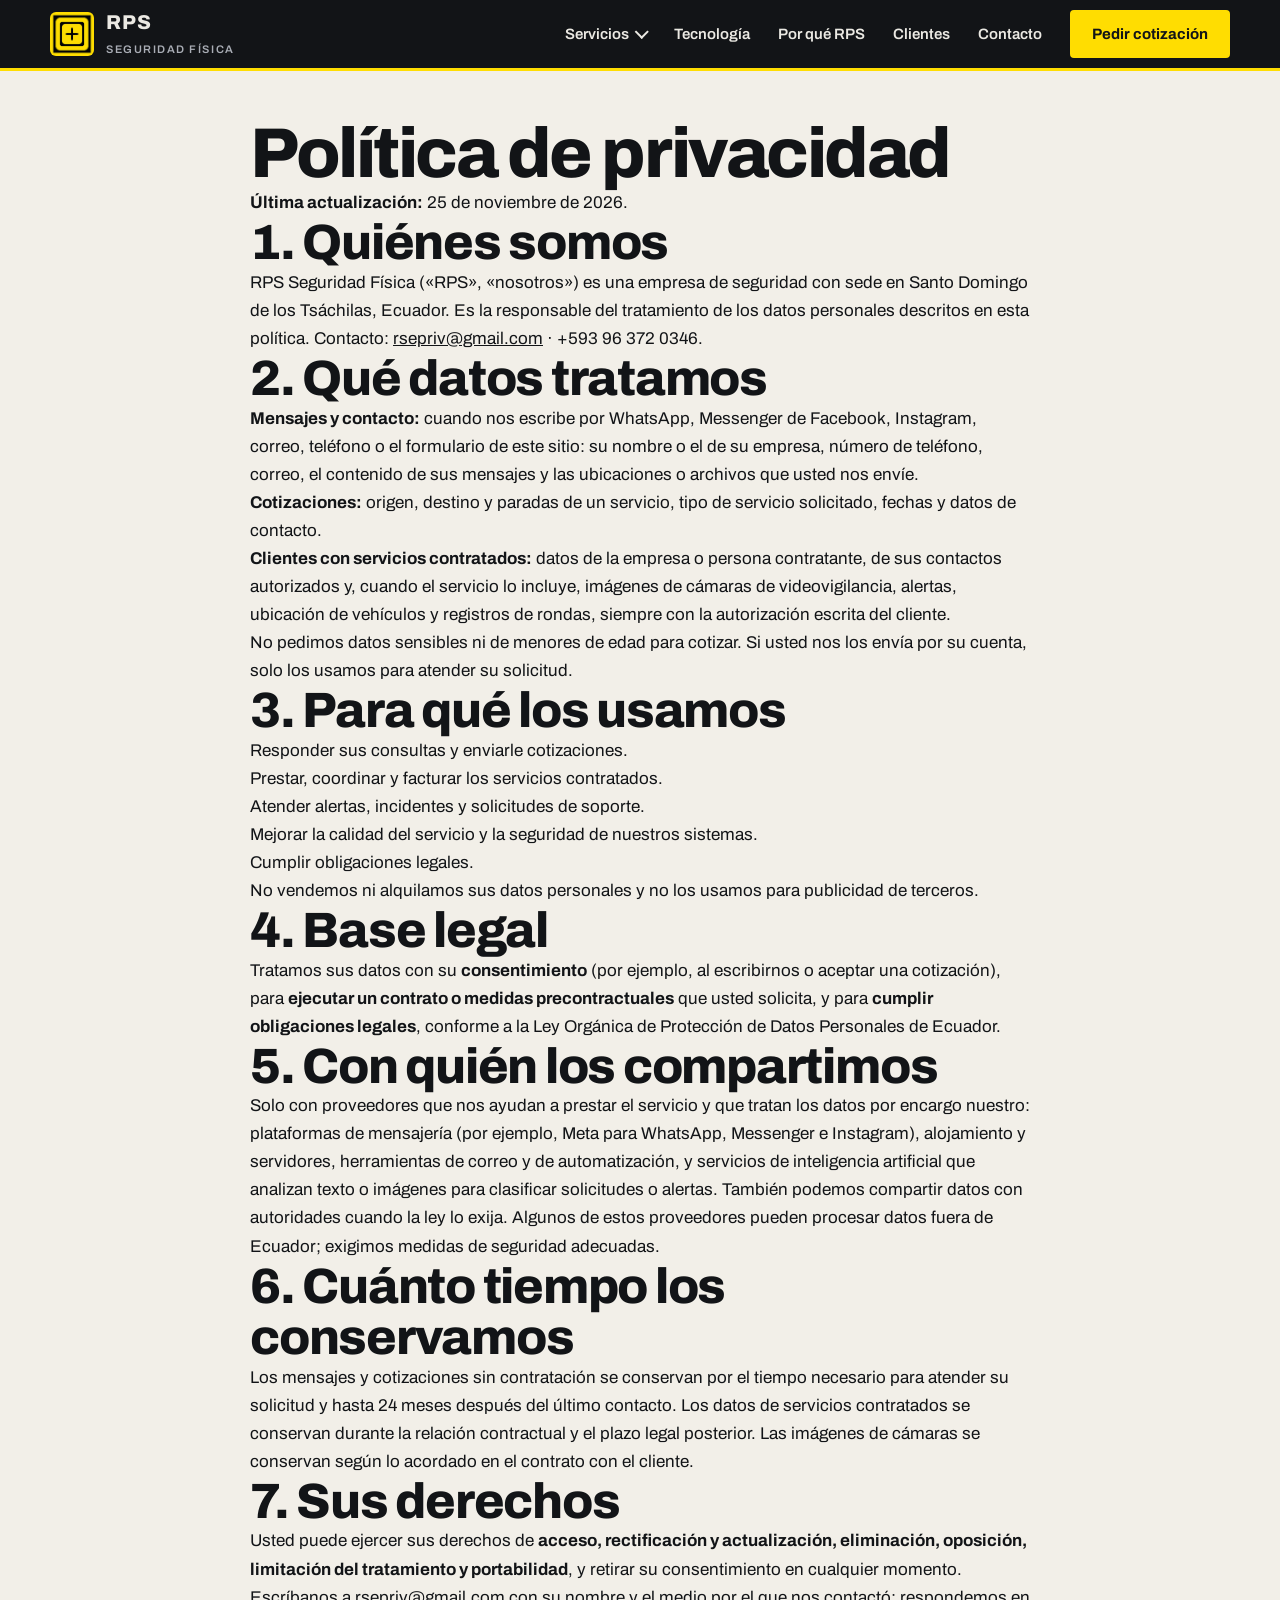
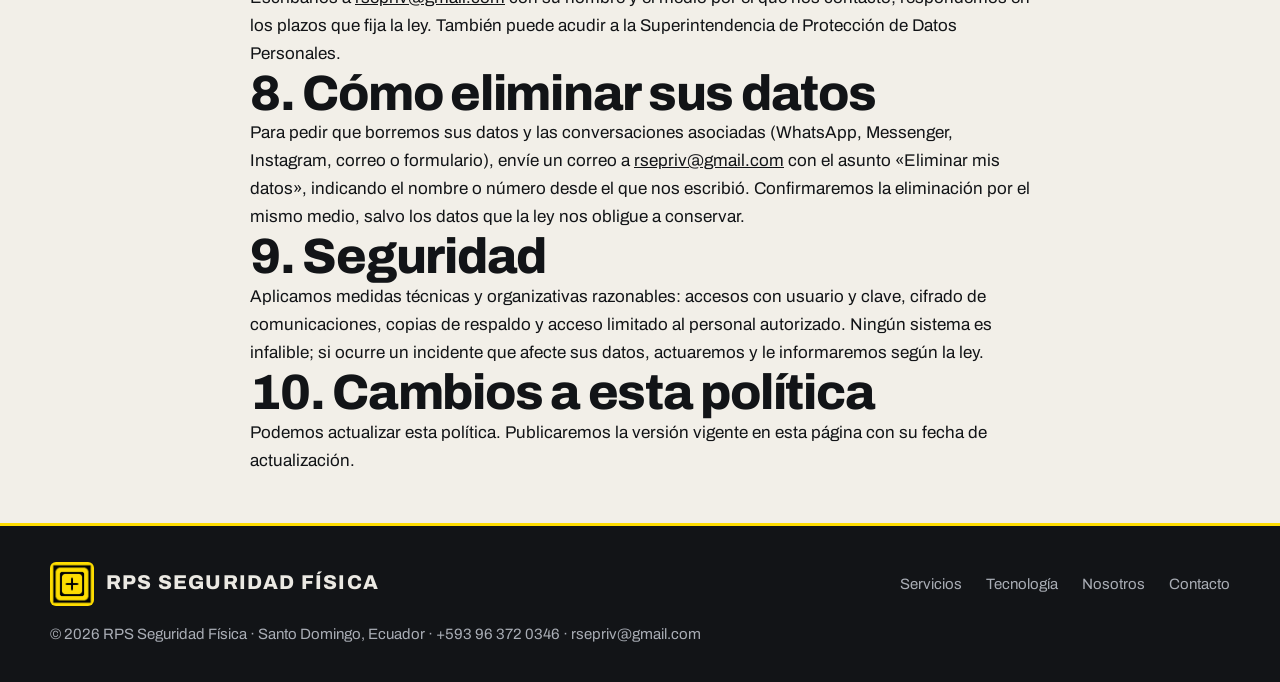
<file: privacidad.html>
<!DOCTYPE html>
<html lang="es">
<head>
<meta charset="UTF-8">
<meta name="viewport" content="width=device-width, initial-scale=1">
<title>Política de privacidad | RPS Seguridad Física</title>
<meta name="description" content="Política de privacidad y protección de datos personales de RPS Seguridad Física: qué datos tratamos, para qué, cuánto tiempo y cómo ejercer sus derechos.">
<meta name="theme-color" content="#121417">
<link rel="canonical" href="https://rpssec.com/privacidad.html">
<meta property="og:type" content="website">
<meta property="og:site_name" content="RPS Seguridad Física">
<meta property="og:title" content="Política de privacidad de RPS Seguridad Física">
<meta property="og:description" content="Cómo RPS Seguridad Física trata y protege sus datos personales.">
<meta property="og:url" content="https://rpssec.com/privacidad.html">
<meta property="og:locale" content="es_EC">
<meta property="og:image" content="https://rpssec.com/img/compartir.png">
<link rel="icon" type="image/png" sizes="48x48" href="img/favicon-48.png">
<link rel="apple-touch-icon" href="img/icono-160.png">
<link rel="preload" href="fonts/archivo-latin.woff2" as="font" type="font/woff2" crossorigin>
<link rel="stylesheet" href="css/estilo.css?v=9">
<meta name="robots" content="index,follow">
</head>
<body>
<a class="salto" href="#contenido">Saltar al contenido</a>

<header class="cabecera">
  <div class="wrap">
    <a class="logo" href="index.html" aria-label="RPS Seguridad Física, inicio">
      <img src="img/logo.png" width="44" height="44" alt="">
      <span><b>RPS</b><small>Seguridad Física</small></span>
    </a>
    <button class="burger" id="burger" type="button" aria-expanded="false" aria-controls="menu" aria-label="Abrir menú"><span></span></button>
    <nav class="menu" id="menu" aria-label="Principal">
      <div class="desp" id="desp">
        <button class="desp-btn" id="desp-btn" type="button" aria-expanded="false" aria-controls="desp-lista">Servicios</button>
        <div class="desp-lista" id="desp-lista">
          <a href="servicios.html">Ver todos los servicios</a>
          <a href="servicios.html#guardias">Guardias y vigilancia</a>
          <a href="servicios.html#camaras">Cámaras con IA</a>
          <a href="servicios.html#radios">Consola y panel de control para radios</a>
          <a href="servicios.html#custodia">Custodia y GPS</a>
        </div>
      </div>
      <a href="index.html#tecnologia">Tecnología</a>
      <a href="index.html#porque">Por qué RPS</a>
      <a href="index.html#clientes">Clientes</a>
      <a href="index.html#contacto">Contacto</a>
      <a class="btn btn-amarillo" href="index.html#contacto">Pedir cotización</a>
    </nav>
  </div>
</header>
<main id="contenido">
<section class="wrap" style="max-width:820px;padding:48px 20px;line-height:1.65">
<h1>Política de privacidad</h1>
<p><b>Última actualización:</b> 25 de noviembre de 2026.</p>

<h2>1. Quiénes somos</h2>
<p>RPS Seguridad Física («RPS», «nosotros») es una empresa de seguridad con sede en Santo Domingo de los Tsáchilas, Ecuador. Es la responsable del tratamiento de los datos personales descritos en esta política. Contacto: <a href="mailto:rsepriv@gmail.com">rsepriv@gmail.com</a> · +593 96 372 0346.</p>

<h2>2. Qué datos tratamos</h2>
<ul>
<li><b>Mensajes y contacto:</b> cuando nos escribe por WhatsApp, Messenger de Facebook, Instagram, correo, teléfono o el formulario de este sitio: su nombre o el de su empresa, número de teléfono, correo, el contenido de sus mensajes y las ubicaciones o archivos que usted nos envíe.</li>
<li><b>Cotizaciones:</b> origen, destino y paradas de un servicio, tipo de servicio solicitado, fechas y datos de contacto.</li>
<li><b>Clientes con servicios contratados:</b> datos de la empresa o persona contratante, de sus contactos autorizados y, cuando el servicio lo incluye, imágenes de cámaras de videovigilancia, alertas, ubicación de vehículos y registros de rondas, siempre con la autorización escrita del cliente.</li>
</ul>
<p>No pedimos datos sensibles ni de menores de edad para cotizar. Si usted nos los envía por su cuenta, solo los usamos para atender su solicitud.</p>

<h2>3. Para qué los usamos</h2>
<ul>
<li>Responder sus consultas y enviarle cotizaciones.</li>
<li>Prestar, coordinar y facturar los servicios contratados.</li>
<li>Atender alertas, incidentes y solicitudes de soporte.</li>
<li>Mejorar la calidad del servicio y la seguridad de nuestros sistemas.</li>
<li>Cumplir obligaciones legales.</li>
</ul>
<p>No vendemos ni alquilamos sus datos personales y no los usamos para publicidad de terceros.</p>

<h2>4. Base legal</h2>
<p>Tratamos sus datos con su <b>consentimiento</b> (por ejemplo, al escribirnos o aceptar una cotización), para <b>ejecutar un contrato o medidas precontractuales</b> que usted solicita, y para <b>cumplir obligaciones legales</b>, conforme a la Ley Orgánica de Protección de Datos Personales de Ecuador.</p>

<h2>5. Con quién los compartimos</h2>
<p>Solo con proveedores que nos ayudan a prestar el servicio y que tratan los datos por encargo nuestro: plataformas de mensajería (por ejemplo, Meta para WhatsApp, Messenger e Instagram), alojamiento y servidores, herramientas de correo y de automatización, y servicios de inteligencia artificial que analizan texto o imágenes para clasificar solicitudes o alertas. También podemos compartir datos con autoridades cuando la ley lo exija. Algunos de estos proveedores pueden procesar datos fuera de Ecuador; exigimos medidas de seguridad adecuadas.</p>

<h2>6. Cuánto tiempo los conservamos</h2>
<p>Los mensajes y cotizaciones sin contratación se conservan por el tiempo necesario para atender su solicitud y hasta 24 meses después del último contacto. Los datos de servicios contratados se conservan durante la relación contractual y el plazo legal posterior. Las imágenes de cámaras se conservan según lo acordado en el contrato con el cliente.</p>

<h2>7. Sus derechos</h2>
<p>Usted puede ejercer sus derechos de <b>acceso, rectificación y actualización, eliminación, oposición, limitación del tratamiento y portabilidad</b>, y retirar su consentimiento en cualquier momento. Escríbanos a <a href="mailto:rsepriv@gmail.com">rsepriv@gmail.com</a> con su nombre y el medio por el que nos contactó; respondemos en los plazos que fija la ley. También puede acudir a la Superintendencia de Protección de Datos Personales.</p>

<h2 id="eliminar-datos">8. Cómo eliminar sus datos</h2>
<p>Para pedir que borremos sus datos y las conversaciones asociadas (WhatsApp, Messenger, Instagram, correo o formulario), envíe un correo a <a href="mailto:rsepriv@gmail.com?subject=Eliminar%20mis%20datos">rsepriv@gmail.com</a> con el asunto «Eliminar mis datos», indicando el nombre o número desde el que nos escribió. Confirmaremos la eliminación por el mismo medio, salvo los datos que la ley nos obligue a conservar.</p>

<h2>9. Seguridad</h2>
<p>Aplicamos medidas técnicas y organizativas razonables: accesos con usuario y clave, cifrado de comunicaciones, copias de respaldo y acceso limitado al personal autorizado. Ningún sistema es infalible; si ocurre un incidente que afecte sus datos, actuaremos y le informaremos según la ley.</p>

<h2>10. Cambios a esta política</h2>
<p>Podemos actualizar esta política. Publicaremos la versión vigente en esta página con su fecha de actualización.</p>
</section>
</main>

<footer class="pie">
  <div class="wrap">
    <a class="logo" href="index.html" aria-label="RPS Seguridad Física, inicio">
      <img src="img/logo.png" width="44" height="44" alt="" loading="lazy">
      <span><b>RPS SEGURIDAD FÍSICA</b></span>
    </a>
    <nav aria-label="Pie de página">
      <a href="servicios.html">Servicios</a>
      <a href="index.html#tecnologia">Tecnología</a>
      <a href="index.html#nosotros">Nosotros</a>
      <a href="index.html#contacto">Contacto</a>
    </nav>
    <p>© 2026 RPS Seguridad Física · Santo Domingo, Ecuador · +593 96 372 0346 · rsepriv@gmail.com</p>
  </div>
</footer>

<script src="js/sitio.js?v=3" defer></script>
</body>
</html>
</file>
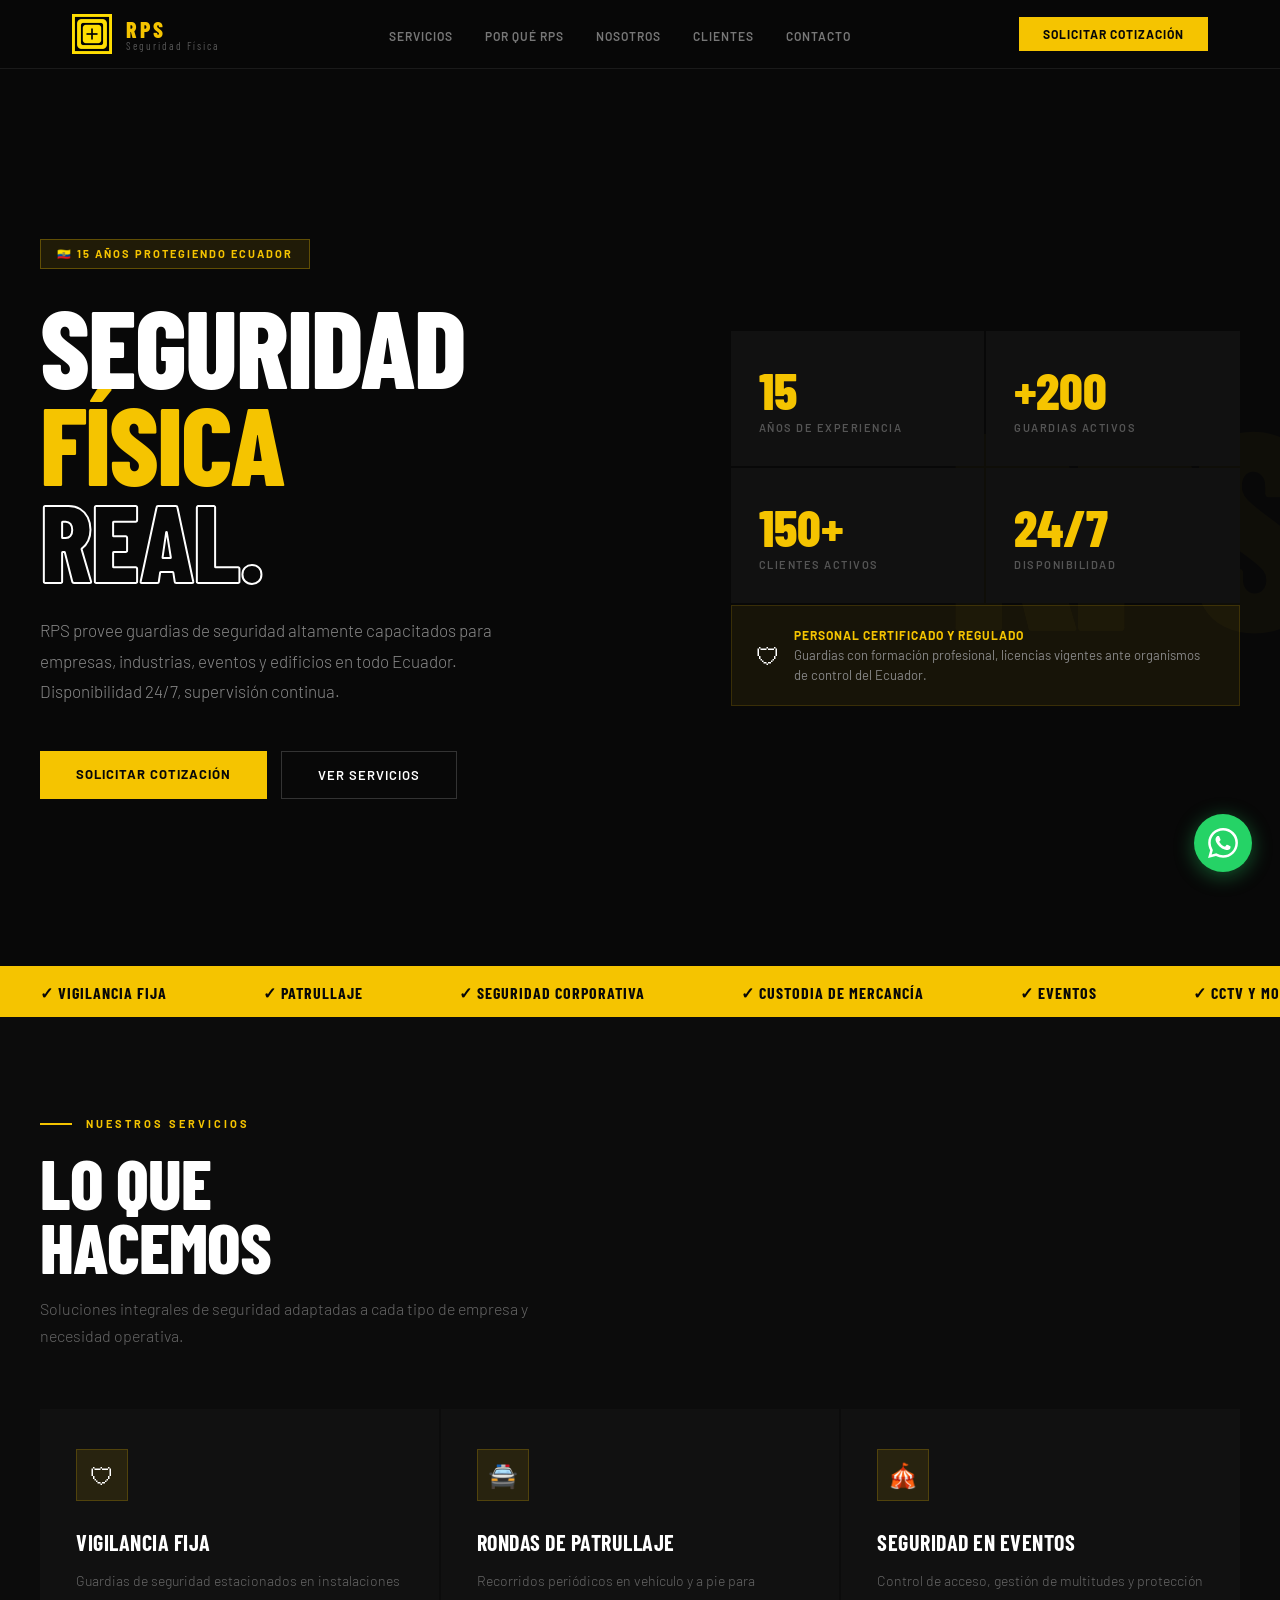
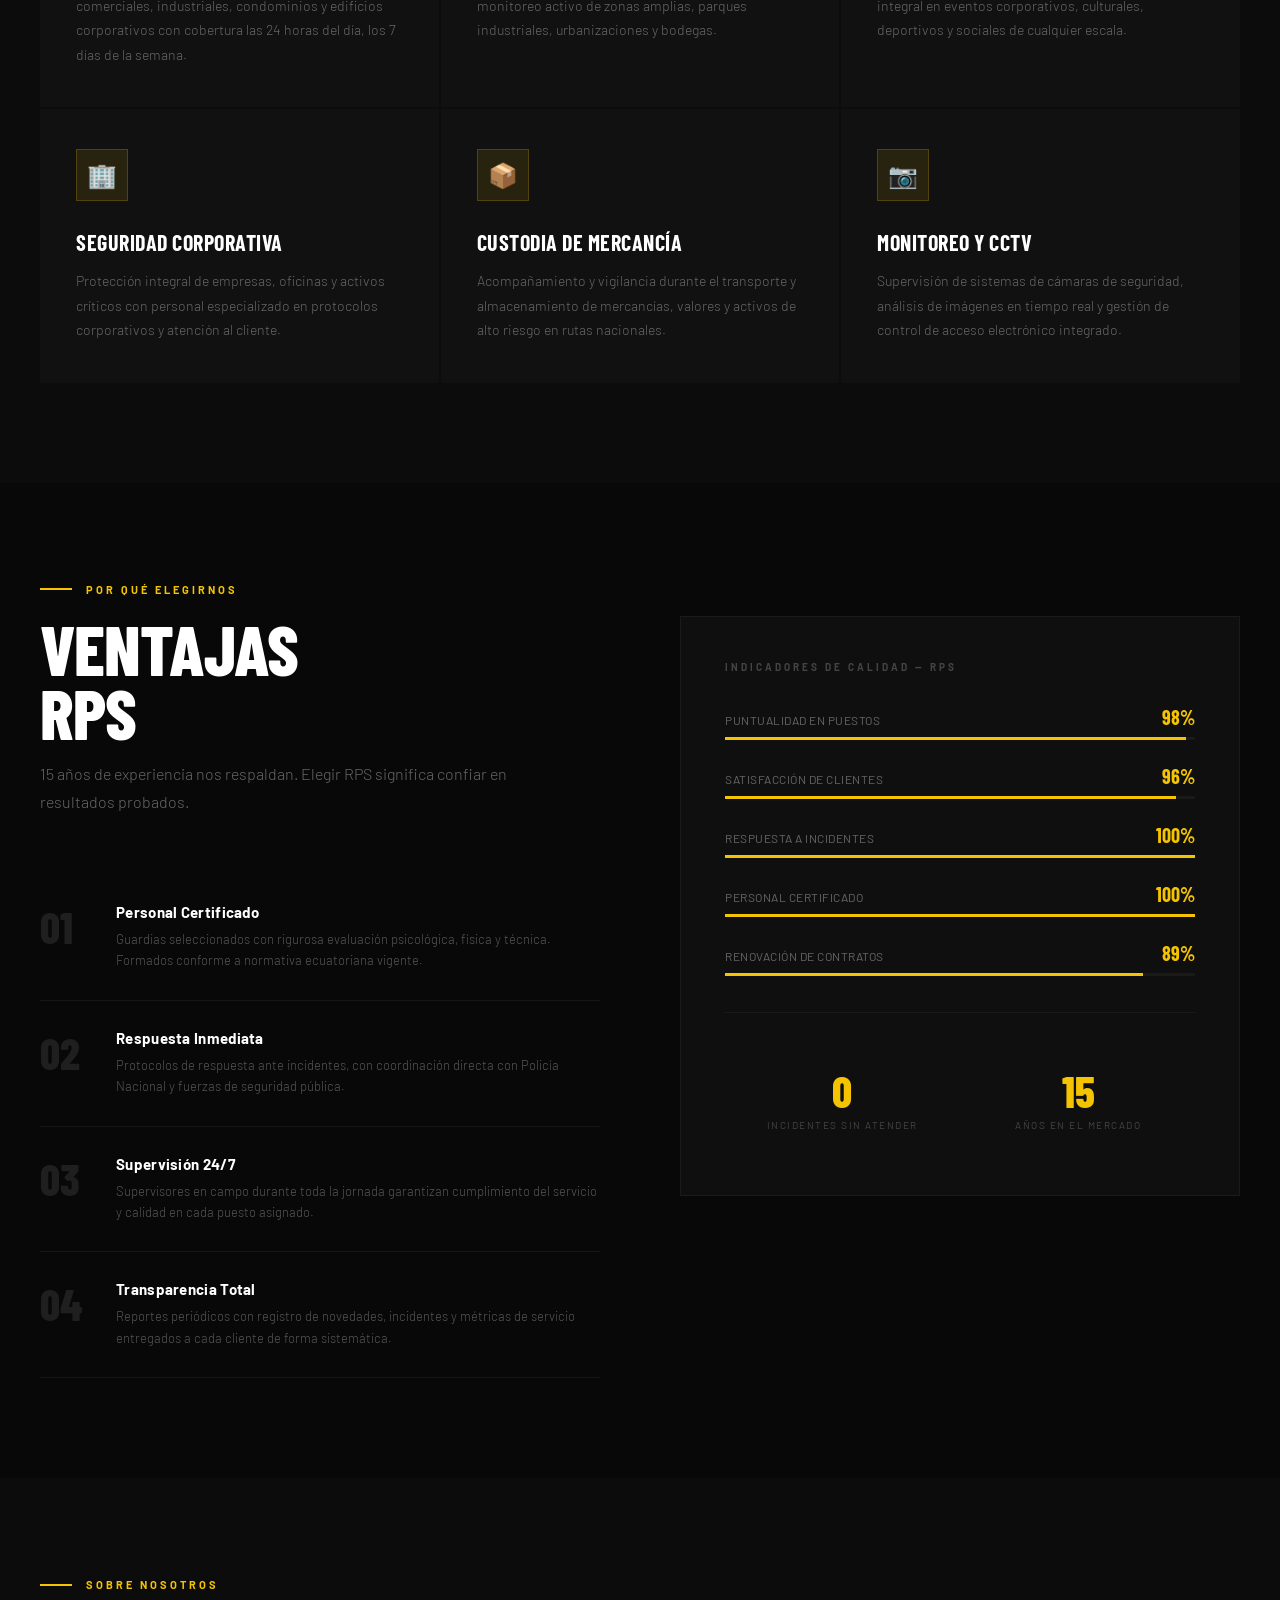
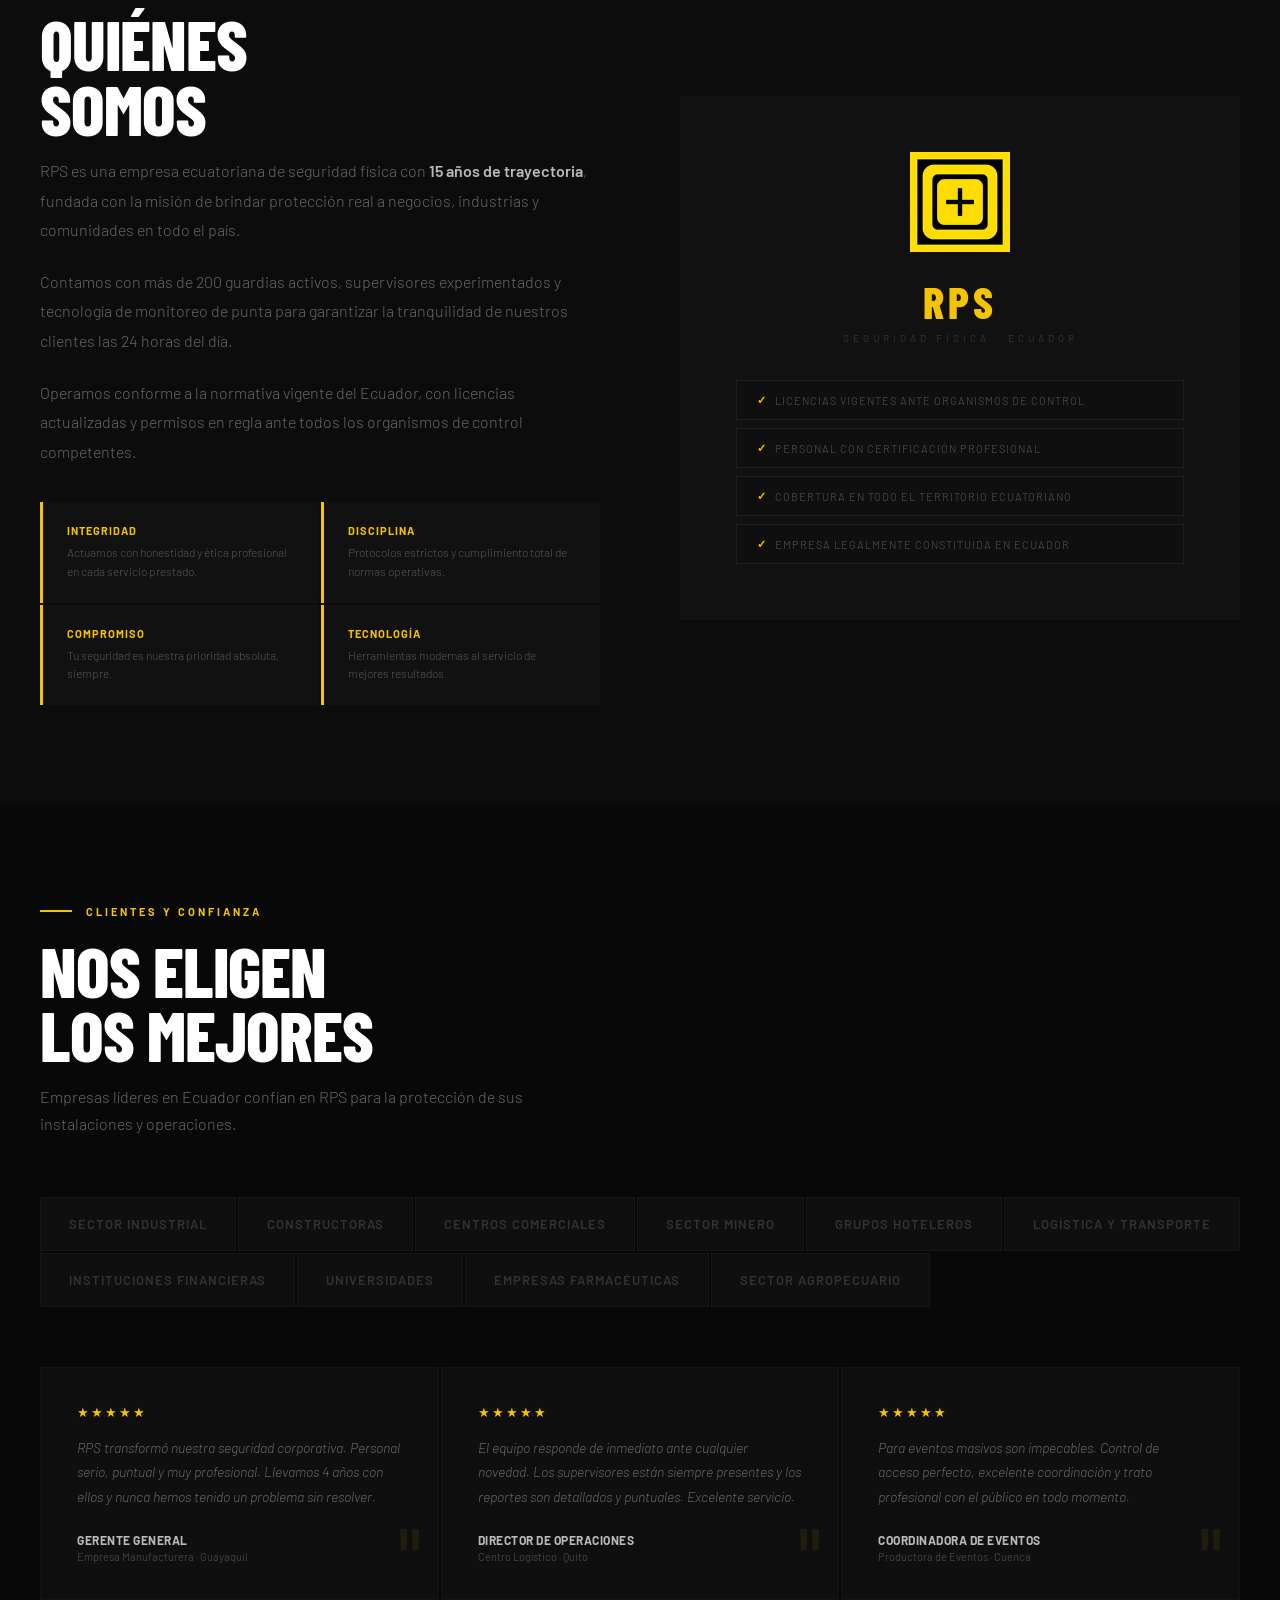
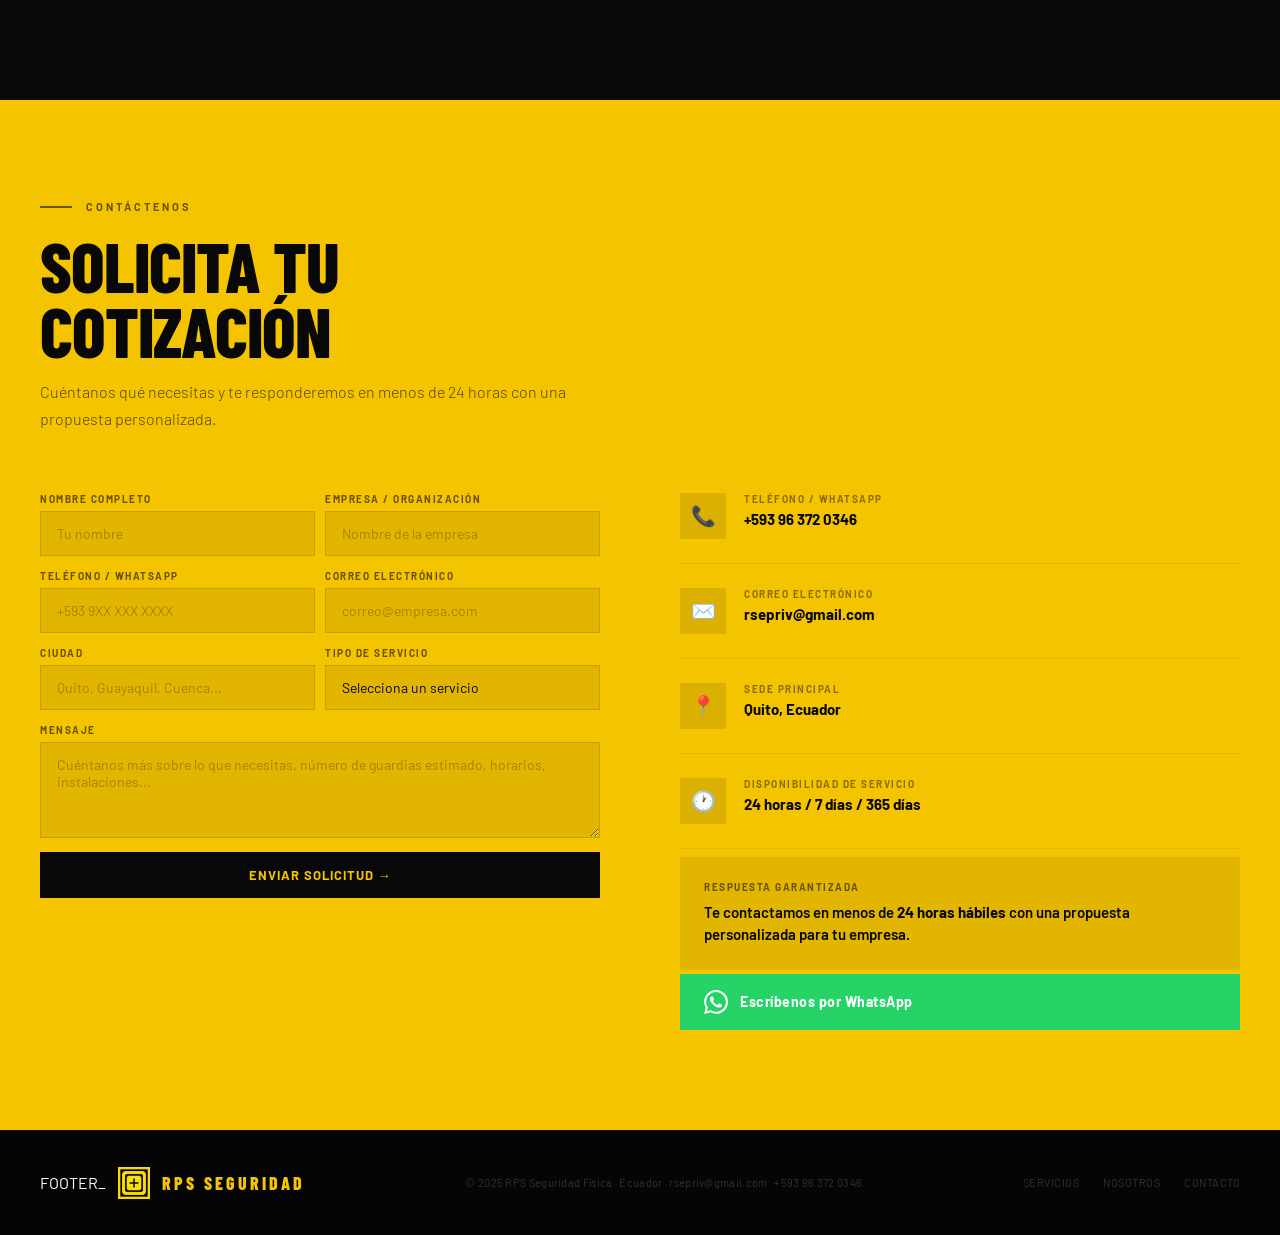
<file: RPS_Seguridad_Website.html>
<!DOCTYPE html>
<html lang="es">
<head>
<meta charset="UTF-8">
<meta name="viewport" content="width=device-width, initial-scale=1.0">
<title>RPS Seguridad – Guardias de Seguridad Física en Ecuador</title>
<meta name="description" content="RPS Seguridad Física: empresa ecuatoriana con 15 años de experiencia en guardias de seguridad, vigilancia, patrullaje y protección corporativa en Ecuador.">
<link rel="preconnect" href="https://fonts.googleapis.com">
<link href="https://fonts.googleapis.com/css2?family=Barlow+Condensed:wght@400;600;700;800&family=Barlow:wght@300;400;500;600&display=swap" rel="stylesheet">
<style>
*{margin:0;padding:0;box-sizing:border-box}
:root{--black:#080808;--dark:#111;--mid:#1a1a1a;--yellow:#F5C400;--yellow-hover:#ffd700;--white:#fff;--gray-text:#aaa;--gray-dim:#666;--border:#222}
html{scroll-behavior:smooth}
body{background:var(--black);color:var(--white);font-family:'Barlow',sans-serif;overflow-x:hidden}

/* NAV */
nav{position:sticky;top:0;z-index:999;background:rgba(8,8,8,0.97);backdrop-filter:blur(10px);border-bottom:1px solid #1a1a1a}
.nav-inner{max-width:1200px;margin:0 auto;display:flex;align-items:center;justify-content:space-between;height:68px;padding:0 32px}
.logo-wrap{display:flex;align-items:center;gap:14px;text-decoration:none}
.logo-img{width:40px;height:40px;object-fit:contain}
.logo-text{font-family:'Barlow Condensed',sans-serif;font-weight:800;font-size:22px;letter-spacing:3px;color:var(--yellow);line-height:1}
.logo-text span{color:#555;font-weight:400;font-size:11px;letter-spacing:2px;display:block}
.nav-links{display:flex;gap:32px;list-style:none}
.nav-links a{color:#777;text-decoration:none;font-size:12px;font-weight:600;letter-spacing:1px;text-transform:uppercase;transition:color .2s}
.nav-links a:hover{color:var(--yellow)}
.nav-cta{background:var(--yellow);color:var(--black);padding:10px 24px;font-weight:700;font-size:12px;letter-spacing:1px;text-transform:uppercase;border:none;cursor:pointer;font-family:'Barlow',sans-serif;transition:background .2s;text-decoration:none;display:inline-block}
.nav-cta:hover{background:var(--yellow-hover)}

/* HERO */
.hero{min-height:100vh;background:var(--black);display:flex;align-items:center;padding:80px 32px;position:relative;overflow:hidden}
.hero-bg-text{position:absolute;right:-2%;top:50%;transform:translateY(-50%);font-family:'Barlow Condensed',sans-serif;font-size:clamp(160px,22vw,320px);font-weight:800;color:rgba(245,196,0,0.028);letter-spacing:-12px;user-select:none;pointer-events:none;line-height:1}
.hero-stripe{position:absolute;left:0;bottom:0;width:100%;height:3px;background:var(--yellow)}
.hero-content{position:relative;z-index:2;max-width:1200px;margin:0 auto;width:100%;display:grid;grid-template-columns:1.2fr 1fr;gap:80px;align-items:center}
.hero-badge{display:inline-flex;align-items:center;gap:8px;background:rgba(245,196,0,0.1);border:1px solid rgba(245,196,0,0.3);color:var(--yellow);font-size:11px;font-weight:700;letter-spacing:2px;text-transform:uppercase;padding:7px 16px;margin-bottom:28px}
.hero h1{font-family:'Barlow Condensed',sans-serif;font-size:clamp(60px,9vw,110px);font-weight:800;line-height:0.88;text-transform:uppercase;letter-spacing:-2px;margin-bottom:28px}
.hero h1 .accent{color:var(--yellow)}
.hero h1 .outline{-webkit-text-stroke:2px #fff;color:transparent}
.hero-sub{font-size:17px;color:#888;max-width:480px;line-height:1.8;margin-bottom:44px;font-weight:300}
.hero-btns{display:flex;gap:14px;flex-wrap:wrap}
.btn-primary{background:var(--yellow);color:var(--black);padding:15px 36px;font-weight:700;font-size:13px;letter-spacing:1px;text-transform:uppercase;border:none;cursor:pointer;font-family:'Barlow',sans-serif;transition:background .2s;text-decoration:none;display:inline-block}
.btn-primary:hover{background:var(--yellow-hover)}
.btn-ghost{background:transparent;color:var(--white);padding:15px 36px;font-weight:600;font-size:13px;letter-spacing:1px;text-transform:uppercase;border:1.5px solid #333;cursor:pointer;font-family:'Barlow',sans-serif;transition:all .2s;text-decoration:none;display:inline-block}
.btn-ghost:hover{border-color:var(--yellow);color:var(--yellow)}
.hero-right{display:flex;flex-direction:column;gap:0}
.hero-stats{display:grid;grid-template-columns:1fr 1fr;gap:2px}
.stat-box{background:#111;padding:32px 28px}
.stat-box:hover{background:#161616}
.stat-num{font-family:'Barlow Condensed',sans-serif;font-size:52px;font-weight:800;color:var(--yellow);line-height:1}
.stat-label{font-size:11px;color:#555;text-transform:uppercase;letter-spacing:1.5px;margin-top:6px;font-weight:600}
.hero-certif{background:rgba(245,196,0,0.06);border:1px solid rgba(245,196,0,0.15);padding:20px 24px;margin-top:2px;display:flex;align-items:center;gap:14px}
.certif-icon{font-size:24px}
.certif-text{font-size:13px;color:#888;line-height:1.5}
.certif-text strong{color:var(--yellow);display:block;font-size:12px;letter-spacing:1px;text-transform:uppercase;margin-bottom:2px}

/* STRIP */
.strip{background:var(--yellow);padding:14px 32px;overflow:hidden}
.strip-inner{max-width:1200px;margin:0 auto;display:flex;align-items:center;gap:48px;white-space:nowrap}
.strip-item{font-family:'Barlow Condensed',sans-serif;font-size:16px;font-weight:700;letter-spacing:1px;text-transform:uppercase;color:var(--black);display:flex;align-items:center;gap:10px;flex-shrink:0}
.strip-dot{width:5px;height:5px;background:rgba(0,0,0,0.3);border-radius:50%}

/* SERVICIOS */
#servicios{background:#0c0c0c;padding:100px 32px}
.container{max-width:1200px;margin:0 auto}
.section-eyebrow{display:flex;align-items:center;gap:14px;margin-bottom:20px}
.eyebrow-line{width:32px;height:2px;background:var(--yellow)}
.eyebrow-text{font-size:11px;font-weight:700;letter-spacing:3px;text-transform:uppercase;color:var(--yellow)}
.section-title{font-family:'Barlow Condensed',sans-serif;font-size:clamp(40px,6vw,70px);font-weight:800;line-height:0.92;text-transform:uppercase;letter-spacing:-1px;margin-bottom:16px}
.section-sub{font-size:16px;color:#666;max-width:540px;line-height:1.7;font-weight:300;margin-bottom:60px}
.services-grid{display:grid;grid-template-columns:repeat(3,1fr);gap:2px}
.service-card{background:#111;padding:40px 36px;position:relative;overflow:hidden;transition:background .25s;cursor:default}
.service-card::before{content:'';position:absolute;top:0;left:0;width:3px;height:0;background:var(--yellow);transition:height .4s}
.service-card:hover{background:#161616}
.service-card:hover::before{height:100%}
.s-icon{width:52px;height:52px;background:rgba(245,196,0,0.1);border:1px solid rgba(245,196,0,0.2);display:flex;align-items:center;justify-content:center;margin-bottom:28px;font-size:24px}
.s-title{font-family:'Barlow Condensed',sans-serif;font-size:22px;font-weight:700;text-transform:uppercase;letter-spacing:0.5px;margin-bottom:14px;color:var(--white)}
.s-desc{font-size:14px;color:#666;line-height:1.75;font-weight:300}

/* POR QUÉ */
#porque{background:var(--black);padding:100px 32px}
.porque-layout{display:grid;grid-template-columns:1fr 1fr;gap:80px;align-items:start}
.porque-items{display:flex;flex-direction:column}
.pq-item{display:grid;grid-template-columns:56px 1fr;gap:20px;padding:28px 0;border-bottom:1px solid #161616;align-items:start}
.pq-num{font-family:'Barlow Condensed',sans-serif;font-size:44px;font-weight:800;color:#1f1f1f;line-height:1;padding-top:2px}
.pq-title{font-size:15px;font-weight:700;letter-spacing:0.3px;margin-bottom:8px;color:var(--white)}
.pq-desc{font-size:13px;color:#555;line-height:1.65;font-weight:300}
.dashboard{background:#0f0f0f;border:1px solid #1a1a1a;padding:44px}
.dash-title{font-size:10px;font-weight:700;letter-spacing:3px;text-transform:uppercase;color:#444;margin-bottom:32px}
.metric{margin-bottom:24px}
.metric-top{display:flex;justify-content:space-between;align-items:baseline;margin-bottom:8px}
.metric-name{font-size:12px;color:#666;text-transform:uppercase;letter-spacing:0.5px}
.metric-val{font-family:'Barlow Condensed',sans-serif;font-size:20px;font-weight:700;color:var(--yellow)}
.metric-track{height:3px;background:#1a1a1a;position:relative}
.metric-fill{height:3px;background:var(--yellow);position:absolute;top:0;left:0;transition:width 1s}
.dash-kpis{display:grid;grid-template-columns:1fr 1fr;gap:2px;margin-top:36px;border-top:1px solid #1a1a1a;padding-top:36px}
.kpi{text-align:center;padding:20px}
.kpi-val{font-family:'Barlow Condensed',sans-serif;font-size:44px;font-weight:800;color:var(--yellow);line-height:1}
.kpi-label{font-size:10px;color:#444;text-transform:uppercase;letter-spacing:1.5px;margin-top:6px}

/* NOSOTROS */
#nosotros{background:#0c0c0c;padding:100px 32px}
.about-layout{display:grid;grid-template-columns:1fr 1fr;gap:80px;align-items:center}
.about-p{font-size:16px;color:#666;line-height:1.85;font-weight:300;margin-bottom:22px}
.values{display:grid;grid-template-columns:1fr 1fr;gap:2px;margin-top:36px}
.val{background:#111;padding:22px 24px;border-left:3px solid var(--yellow)}
.val-t{font-size:11px;font-weight:700;text-transform:uppercase;letter-spacing:1px;color:var(--yellow);margin-bottom:6px}
.val-d{font-size:12px;color:#555;line-height:1.55;font-weight:300}
.about-visual{background:#111;padding:56px;display:flex;flex-direction:column;align-items:center;justify-content:center;min-height:480px;gap:0}
.av-logo{width:100px;height:100px;object-fit:contain;margin-bottom:28px}
.av-name{font-family:'Barlow Condensed',sans-serif;font-size:44px;font-weight:800;letter-spacing:4px;color:var(--yellow);line-height:1}
.av-sub{font-size:10px;color:#333;letter-spacing:4px;text-transform:uppercase;margin-top:8px;margin-bottom:36px}
.badges{display:flex;flex-direction:column;gap:8px;width:100%}
.badge{background:#0f0f0f;border:1px solid #1e1e1e;padding:12px 20px;font-size:11px;color:#444;text-transform:uppercase;letter-spacing:1px;display:flex;align-items:center;gap:8px}
.badge::before{content:'✓';color:var(--yellow);font-weight:700}

/* CLIENTES */
#clientes{background:var(--black);padding:100px 32px}
.clients-logos{display:flex;flex-wrap:wrap;gap:2px;margin-bottom:60px}
.client-tag{background:#0f0f0f;border:1px solid #161616;padding:18px 28px;font-size:13px;font-weight:600;color:#333;text-transform:uppercase;letter-spacing:1px;transition:all .25s;cursor:default}
.client-tag:hover{background:#131300;border-color:rgba(245,196,0,0.3);color:var(--yellow)}
.testimonials{display:grid;grid-template-columns:repeat(3,1fr);gap:2px}
.tcard{background:#0f0f0f;border:1px solid #141414;padding:36px;position:relative;overflow:hidden}
.tcard::after{content:'"';font-family:'Barlow Condensed',sans-serif;font-size:100px;color:var(--yellow);position:absolute;bottom:-10px;right:16px;line-height:1;opacity:0.08;pointer-events:none}
.ttext{font-size:14px;color:#666;line-height:1.75;margin-bottom:24px;font-weight:300;font-style:italic}
.tauthor{font-size:12px;font-weight:700;text-transform:uppercase;letter-spacing:0.5px;color:#bbb}
.trole{font-size:11px;color:#444;margin-top:3px}
.tstar{color:var(--yellow);font-size:13px;margin-bottom:16px;letter-spacing:2px}

/* CONTACTO */
#contacto{background:var(--yellow);padding:100px 32px}
.contact-layout{display:grid;grid-template-columns:1fr 1fr;gap:80px}
#contacto .eyebrow-text{color:#6a5200}
#contacto .eyebrow-line{background:#6a5200}
#contacto .section-title{color:var(--black)}
#contacto .section-sub{color:#5a4700}
.cform{display:flex;flex-direction:column;gap:14px}
.frow{display:grid;grid-template-columns:1fr 1fr;gap:10px}
.fgroup{display:flex;flex-direction:column;gap:6px}
.fgroup label{font-size:10px;font-weight:700;text-transform:uppercase;letter-spacing:1.5px;color:#6a5200}
.fgroup input,.fgroup select,.fgroup textarea{background:rgba(0,0,0,0.08);border:1.5px solid rgba(0,0,0,0.12);padding:13px 16px;font-size:14px;color:var(--black);font-family:'Barlow',sans-serif;outline:none;transition:border .2s;-webkit-appearance:none}
.fgroup input::placeholder,.fgroup textarea::placeholder{color:rgba(0,0,0,0.28)}
.fgroup input:focus,.fgroup select:focus,.fgroup textarea:focus{border-color:rgba(0,0,0,0.45)}
.fgroup textarea{min-height:96px;resize:vertical}
.btn-dark{background:var(--black);color:var(--yellow);padding:15px 0;font-weight:700;font-size:13px;letter-spacing:1px;text-transform:uppercase;border:none;cursor:pointer;font-family:'Barlow',sans-serif;width:100%;transition:background .2s}
.btn-dark:hover{background:#1a1a1a}
.cinfo{display:flex;flex-direction:column;gap:0}
.citem{display:flex;gap:18px;align-items:flex-start;padding:24px 0;border-bottom:1px solid rgba(0,0,0,0.08)}
.citem:first-child{padding-top:0}
.cico{width:46px;height:46px;background:rgba(0,0,0,0.1);display:flex;align-items:center;justify-content:center;font-size:20px;flex-shrink:0}
.cdl{font-size:10px;font-weight:700;text-transform:uppercase;letter-spacing:1.5px;color:#8a6f00;margin-bottom:5px}
.cdv{font-size:15px;font-weight:700;color:var(--black)}
.cdv a{color:var(--black);text-decoration:none}
.cdv a:hover{text-decoration:underline}
.cbox{background:rgba(0,0,0,0.08);padding:24px;margin-top:8px}
.cbox-t{font-size:10px;font-weight:700;text-transform:uppercase;letter-spacing:1.5px;color:#6a5200;margin-bottom:8px}
.cbox-d{font-size:15px;font-weight:600;color:var(--black);line-height:1.5}

/* FOOTER */
footer{background:#050505;border-top:1px solid #111;padding:36px 32px}
.foot-inner{max-width:1200px;margin:0 auto;display:flex;align-items:center;justify-content:space-between;flex-wrap:wrap;gap:20px}
.foot-logo{display:flex;align-items:center;gap:12px}
.foot-logo img{width:32px;height:32px;object-fit:contain}
.foot-logo-text{font-family:'Barlow Condensed',sans-serif;font-weight:800;font-size:18px;letter-spacing:3px;color:var(--yellow)}
.foot-copy{font-size:11px;color:#333;letter-spacing:0.3px}
.foot-links{display:flex;gap:24px}
.foot-links a{font-size:11px;color:#333;text-decoration:none;transition:color .2s;letter-spacing:0.5px;text-transform:uppercase}
.foot-links a:hover{color:var(--yellow)}

/* WHATSAPP FLOAT */
.wa-btn{position:fixed;bottom:28px;right:28px;z-index:9999;width:58px;height:58px;background:#25D366;border-radius:50%;display:flex;align-items:center;justify-content:center;text-decoration:none;box-shadow:0 4px 20px rgba(37,211,102,0.4);transition:transform .2s,box-shadow .2s}
.wa-btn:hover{transform:scale(1.08);box-shadow:0 6px 28px rgba(37,211,102,0.55)}
.wa-btn svg{width:30px;height:30px;fill:white}

@media(max-width:900px){
  .hero-content,.porque-layout,.about-layout,.contact-layout{grid-template-columns:1fr}
  .hero-right{display:none}
  .services-grid{grid-template-columns:1fr 1fr}
  .testimonials{grid-template-columns:1fr}
  .nav-links{display:none}
}
@media(max-width:600px){
  .services-grid{grid-template-columns:1fr}
  .values{grid-template-columns:1fr}
  .frow{grid-template-columns:1fr}
  .hero-stats{grid-template-columns:1fr 1fr}
}
</style>
</head>
<body>

<!-- WHATSAPP -->
<a href="https://wa.me/593963720346?text=Hola,%20me%20interesa%20solicitar%20información%20sobre%20sus%20servicios%20de%20seguridad." class="wa-btn" target="_blank" aria-label="Contáctanos por WhatsApp">
  <svg viewBox="0 0 24 24" xmlns="http://www.w3.org/2000/svg"><path d="M17.472 14.382c-.297-.149-1.758-.867-2.03-.967-.273-.099-.471-.148-.67.15-.197.297-.767.966-.94 1.164-.173.199-.347.223-.644.075-.297-.15-1.255-.463-2.39-1.475-.883-.788-1.48-1.761-1.653-2.059-.173-.297-.018-.458.13-.606.134-.133.298-.347.446-.52.149-.174.198-.298.298-.497.099-.198.05-.371-.025-.52-.075-.149-.669-1.612-.916-2.207-.242-.579-.487-.5-.669-.51-.173-.008-.371-.01-.57-.01-.198 0-.52.074-.792.372-.272.297-1.04 1.016-1.04 2.479 0 1.462 1.065 2.875 1.213 3.074.149.198 2.096 3.2 5.077 4.487.709.306 1.262.489 1.694.625.712.227 1.36.195 1.871.118.571-.085 1.758-.719 2.006-1.413.248-.694.248-1.289.173-1.413-.074-.124-.272-.198-.57-.347m-5.421 7.403h-.004a9.87 9.87 0 01-5.031-1.378l-.361-.214-3.741.982.998-3.648-.235-.374a9.86 9.86 0 01-1.51-5.26c.001-5.45 4.436-9.884 9.888-9.884 2.64 0 5.122 1.03 6.988 2.898a9.825 9.825 0 012.893 6.994c-.003 5.45-4.437 9.884-9.885 9.884m8.413-18.297A11.815 11.815 0 0012.05 0C5.495 0 .16 5.335.157 11.892c0 2.096.547 4.142 1.588 5.945L.057 24l6.305-1.654a11.882 11.882 0 005.683 1.448h.005c6.554 0 11.89-5.335 11.893-11.893a11.821 11.821 0 00-3.48-8.413z"/></svg>
</a>

<!-- NAV -->
<nav>
  <div class="nav-inner">
    <a class="logo-wrap" href="#">
      <img src="[data-uri]" alt="Logo RPS Seguridad" class="logo-img">
      <div class="logo-text">RPS<span>Seguridad Física</span></div>
    </a>
    <ul class="nav-links">
      <li><a href="#servicios">Servicios</a></li>
      <li><a href="#porque">Por qué RPS</a></li>
      <li><a href="#nosotros">Nosotros</a></li>
      <li><a href="#clientes">Clientes</a></li>
      <li><a href="#contacto">Contacto</a></li>
    </ul>
    <a class="nav-cta" href="#contacto">Solicitar Cotización</a>
  </div>
</nav>

<!-- HERO -->
<section class="hero">
  <div class="hero-bg-text">RPS</div>
  <div class="hero-stripe"></div>
  <div class="hero-content">
    <div>
      <div class="hero-badge">🇪🇨 15 años protegiendo Ecuador</div>
      <h1>
        SEGURIDAD<br>
        <span class="accent">FÍSICA</span><br>
        <span class="outline">REAL.</span>
      </h1>
      <p class="hero-sub">RPS provee guardias de seguridad altamente capacitados para empresas, industrias, eventos y edificios en todo Ecuador. Disponibilidad 24/7, supervisión continua.</p>
      <div class="hero-btns">
        <a class="btn-primary" href="#contacto">Solicitar Cotización</a>
        <a class="btn-ghost" href="#servicios">Ver Servicios</a>
      </div>
    </div>
    <div class="hero-right">
      <div class="hero-stats">
        <div class="stat-box"><div class="stat-num">15</div><div class="stat-label">Años de Experiencia</div></div>
        <div class="stat-box"><div class="stat-num">+200</div><div class="stat-label">Guardias Activos</div></div>
        <div class="stat-box"><div class="stat-num">150+</div><div class="stat-label">Clientes Activos</div></div>
        <div class="stat-box"><div class="stat-num">24/7</div><div class="stat-label">Disponibilidad</div></div>
      </div>
      <div class="hero-certif">
        <div class="certif-icon">🛡</div>
        <div class="certif-text"><strong>Personal certificado y regulado</strong>Guardias con formación profesional, licencias vigentes ante organismos de control del Ecuador.</div>
      </div>
    </div>
  </div>
</section>

<!-- STRIP -->
<div class="strip">
  <div class="strip-inner">
    <div class="strip-item">✓ Vigilancia Fija</div>
    <div class="strip-dot"></div>
    <div class="strip-item">✓ Patrullaje</div>
    <div class="strip-dot"></div>
    <div class="strip-item">✓ Seguridad Corporativa</div>
    <div class="strip-dot"></div>
    <div class="strip-item">✓ Custodia de Mercancía</div>
    <div class="strip-dot"></div>
    <div class="strip-item">✓ Eventos</div>
    <div class="strip-dot"></div>
    <div class="strip-item">✓ CCTV y Monitoreo</div>
    <div class="strip-dot"></div>
    <div class="strip-item">✓ Respuesta Rápida</div>
  </div>
</div>

<!-- SERVICIOS -->
<section id="servicios">
  <div class="container">
    <div class="section-eyebrow"><div class="eyebrow-line"></div><div class="eyebrow-text">Nuestros Servicios</div></div>
    <h2 class="section-title">LO QUE<br>HACEMOS</h2>
    <p class="section-sub">Soluciones integrales de seguridad adaptadas a cada tipo de empresa y necesidad operativa.</p>
    <div class="services-grid">
      <div class="service-card">
        <div class="s-icon">🛡</div>
        <div class="s-title">Vigilancia Fija</div>
        <p class="s-desc">Guardias de seguridad estacionados en instalaciones comerciales, industriales, condominios y edificios corporativos con cobertura las 24 horas del día, los 7 días de la semana.</p>
      </div>
      <div class="service-card">
        <div class="s-icon">🚔</div>
        <div class="s-title">Rondas de Patrullaje</div>
        <p class="s-desc">Recorridos periódicos en vehículo y a pie para monitoreo activo de zonas amplias, parques industriales, urbanizaciones y bodegas.</p>
      </div>
      <div class="service-card">
        <div class="s-icon">🎪</div>
        <div class="s-title">Seguridad en Eventos</div>
        <p class="s-desc">Control de acceso, gestión de multitudes y protección integral en eventos corporativos, culturales, deportivos y sociales de cualquier escala.</p>
      </div>
      <div class="service-card">
        <div class="s-icon">🏢</div>
        <div class="s-title">Seguridad Corporativa</div>
        <p class="s-desc">Protección integral de empresas, oficinas y activos críticos con personal especializado en protocolos corporativos y atención al cliente.</p>
      </div>
      <div class="service-card">
        <div class="s-icon">📦</div>
        <div class="s-title">Custodia de Mercancía</div>
        <p class="s-desc">Acompañamiento y vigilancia durante el transporte y almacenamiento de mercancías, valores y activos de alto riesgo en rutas nacionales.</p>
      </div>
      <div class="service-card">
        <div class="s-icon">📷</div>
        <div class="s-title">Monitoreo y CCTV</div>
        <p class="s-desc">Supervisión de sistemas de cámaras de seguridad, análisis de imágenes en tiempo real y gestión de control de acceso electrónico integrado.</p>
      </div>
    </div>
  </div>
</section>

<!-- POR QUÉ -->
<section id="porque">
  <div class="container">
    <div class="section-eyebrow"><div class="eyebrow-line"></div><div class="eyebrow-text">Por qué elegirnos</div></div>
    <div class="porque-layout">
      <div>
        <h2 class="section-title">VENTAJAS<br>RPS</h2>
        <p class="section-sub">15 años de experiencia nos respaldan. Elegir RPS significa confiar en resultados probados.</p>
        <div class="porque-items">
          <div class="pq-item">
            <div class="pq-num">01</div>
            <div><div class="pq-title">Personal Certificado</div><p class="pq-desc">Guardias seleccionados con rigurosa evaluación psicológica, física y técnica. Formados conforme a normativa ecuatoriana vigente.</p></div>
          </div>
          <div class="pq-item">
            <div class="pq-num">02</div>
            <div><div class="pq-title">Respuesta Inmediata</div><p class="pq-desc">Protocolos de respuesta ante incidentes, con coordinación directa con Policía Nacional y fuerzas de seguridad pública.</p></div>
          </div>
          <div class="pq-item">
            <div class="pq-num">03</div>
            <div><div class="pq-title">Supervisión 24/7</div><p class="pq-desc">Supervisores en campo durante toda la jornada garantizan cumplimiento del servicio y calidad en cada puesto asignado.</p></div>
          </div>
          <div class="pq-item">
            <div class="pq-num">04</div>
            <div><div class="pq-title">Transparencia Total</div><p class="pq-desc">Reportes periódicos con registro de novedades, incidentes y métricas de servicio entregados a cada cliente de forma sistemática.</p></div>
          </div>
        </div>
      </div>
      <div class="dashboard">
        <div class="dash-title">Indicadores de Calidad — RPS</div>
        <div class="metric"><div class="metric-top"><span class="metric-name">Puntualidad en puestos</span><span class="metric-val">98%</span></div><div class="metric-track"><div class="metric-fill" style="width:98%"></div></div></div>
        <div class="metric"><div class="metric-top"><span class="metric-name">Satisfacción de clientes</span><span class="metric-val">96%</span></div><div class="metric-track"><div class="metric-fill" style="width:96%"></div></div></div>
        <div class="metric"><div class="metric-top"><span class="metric-name">Respuesta a incidentes</span><span class="metric-val">100%</span></div><div class="metric-track"><div class="metric-fill" style="width:100%"></div></div></div>
        <div class="metric"><div class="metric-top"><span class="metric-name">Personal certificado</span><span class="metric-val">100%</span></div><div class="metric-track"><div class="metric-fill" style="width:100%"></div></div></div>
        <div class="metric"><div class="metric-top"><span class="metric-name">Renovación de contratos</span><span class="metric-val">89%</span></div><div class="metric-track"><div class="metric-fill" style="width:89%"></div></div></div>
        <div class="dash-kpis">
          <div class="kpi"><div class="kpi-val">0</div><div class="kpi-label">Incidentes sin atender</div></div>
          <div class="kpi"><div class="kpi-val">15</div><div class="kpi-label">Años en el mercado</div></div>
        </div>
      </div>
    </div>
  </div>
</section>

<!-- NOSOTROS -->
<section id="nosotros">
  <div class="container">
    <div class="section-eyebrow"><div class="eyebrow-line"></div><div class="eyebrow-text">Sobre Nosotros</div></div>
    <div class="about-layout">
      <div>
        <h2 class="section-title">QUIÉNES<br>SOMOS</h2>
        <p class="about-p">RPS es una empresa ecuatoriana de seguridad física con <strong style="color:#bbb;font-weight:600">15 años de trayectoria</strong>, fundada con la misión de brindar protección real a negocios, industrias y comunidades en todo el país.</p>
        <p class="about-p">Contamos con más de 200 guardias activos, supervisores experimentados y tecnología de monitoreo de punta para garantizar la tranquilidad de nuestros clientes las 24 horas del día.</p>
        <p class="about-p">Operamos conforme a la normativa vigente del Ecuador, con licencias actualizadas y permisos en regla ante todos los organismos de control competentes.</p>
        <div class="values">
          <div class="val"><div class="val-t">Integridad</div><div class="val-d">Actuamos con honestidad y ética profesional en cada servicio prestado.</div></div>
          <div class="val"><div class="val-t">Disciplina</div><div class="val-d">Protocolos estrictos y cumplimiento total de normas operativas.</div></div>
          <div class="val"><div class="val-t">Compromiso</div><div class="val-d">Tu seguridad es nuestra prioridad absoluta, siempre.</div></div>
          <div class="val"><div class="val-t">Tecnología</div><div class="val-d">Herramientas modernas al servicio de mejores resultados.</div></div>
        </div>
      </div>
      <div class="about-visual">
        <img src="[data-uri]" alt="Logo RPS" class="av-logo">
        <div class="av-name">RPS</div>
        <div class="av-sub">Seguridad Física · Ecuador</div>
        <div class="badges">
          <div class="badge">Licencias vigentes ante organismos de control</div>
          <div class="badge">Personal con certificación profesional</div>
          <div class="badge">Cobertura en todo el territorio ecuatoriano</div>
          <div class="badge">Empresa legalmente constituida en Ecuador</div>
        </div>
      </div>
    </div>
  </div>
</section>

<!-- CLIENTES -->
<section id="clientes">
  <div class="container">
    <div class="section-eyebrow"><div class="eyebrow-line"></div><div class="eyebrow-text">Clientes y Confianza</div></div>
    <h2 class="section-title">NOS ELIGEN<br>LOS MEJORES</h2>
    <p class="section-sub">Empresas líderes en Ecuador confían en RPS para la protección de sus instalaciones y operaciones.</p>
    <div class="clients-logos">
      <div class="client-tag">Sector Industrial</div>
      <div class="client-tag">Constructoras</div>
      <div class="client-tag">Centros Comerciales</div>
      <div class="client-tag">Sector Minero</div>
      <div class="client-tag">Grupos Hoteleros</div>
      <div class="client-tag">Logística y Transporte</div>
      <div class="client-tag">Instituciones Financieras</div>
      <div class="client-tag">Universidades</div>
      <div class="client-tag">Empresas Farmacéuticas</div>
      <div class="client-tag">Sector Agropecuario</div>
    </div>
    <div class="testimonials">
      <div class="tcard">
        <div class="tstar">★★★★★</div>
        <p class="ttext">RPS transformó nuestra seguridad corporativa. Personal serio, puntual y muy profesional. Llevamos 4 años con ellos y nunca hemos tenido un problema sin resolver.</p>
        <div class="tauthor">Gerente General</div>
        <div class="trole">Empresa Manufacturera · Guayaquil</div>
      </div>
      <div class="tcard">
        <div class="tstar">★★★★★</div>
        <p class="ttext">El equipo responde de inmediato ante cualquier novedad. Los supervisores están siempre presentes y los reportes son detallados y puntuales. Excelente servicio.</p>
        <div class="tauthor">Director de Operaciones</div>
        <div class="trole">Centro Logístico · Quito</div>
      </div>
      <div class="tcard">
        <div class="tstar">★★★★★</div>
        <p class="ttext">Para eventos masivos son impecables. Control de acceso perfecto, excelente coordinación y trato profesional con el público en todo momento.</p>
        <div class="tauthor">Coordinadora de Eventos</div>
        <div class="trole">Productora de Eventos · Cuenca</div>
      </div>
    </div>
  </div>
</section>

<!-- CONTACTO -->
<section id="contacto">
  <div class="container">
    <div class="section-eyebrow"><div class="eyebrow-line"></div><div class="eyebrow-text">Contáctenos</div></div>
    <h2 class="section-title">SOLICITA TU<br>COTIZACIÓN</h2>
    <p class="section-sub">Cuéntanos qué necesitas y te responderemos en menos de 24 horas con una propuesta personalizada.</p>
    <div class="contact-layout">
      <div class="cform">
        <div class="frow">
          <div class="fgroup"><label>Nombre completo</label><input type="text" placeholder="Tu nombre"></div>
          <div class="fgroup"><label>Empresa / Organización</label><input type="text" placeholder="Nombre de la empresa"></div>
        </div>
        <div class="frow">
          <div class="fgroup"><label>Teléfono / WhatsApp</label><input type="tel" placeholder="+593 9XX XXX XXXX"></div>
          <div class="fgroup"><label>Correo electrónico</label><input type="email" placeholder="correo@empresa.com"></div>
        </div>
        <div class="frow">
          <div class="fgroup"><label>Ciudad</label><input type="text" placeholder="Quito, Guayaquil, Cuenca..."></div>
          <div class="fgroup"><label>Tipo de servicio</label>
            <select>
              <option value="">Selecciona un servicio</option>
              <option>Vigilancia fija</option>
              <option>Rondas de patrullaje</option>
              <option>Seguridad en eventos</option>
              <option>Seguridad corporativa</option>
              <option>Custodia de mercancía</option>
              <option>Monitoreo y CCTV</option>
              <option>Consulta general</option>
            </select>
          </div>
        </div>
        <div class="fgroup"><label>Mensaje</label><textarea placeholder="Cuéntanos más sobre lo que necesitas, número de guardias estimado, horarios, instalaciones..."></textarea></div>
        <button class="btn-dark">Enviar Solicitud →</button>
      </div>
      <div class="cinfo">
        <div class="citem">
          <div class="cico">📞</div>
          <div><div class="cdl">Teléfono / WhatsApp</div><div class="cdv"><a href="tel:+593963720346">+593 96 372 0346</a></div></div>
        </div>
        <div class="citem">
          <div class="cico">✉️</div>
          <div><div class="cdl">Correo Electrónico</div><div class="cdv"><a href="mailto:rsepriv@gmail.com">rsepriv@gmail.com</a></div></div>
        </div>
        <div class="citem">
          <div class="cico">📍</div>
          <div><div class="cdl">Sede principal</div><div class="cdv">Quito, Ecuador</div></div>
        </div>
        <div class="citem">
          <div class="cico">🕐</div>
          <div><div class="cdl">Disponibilidad de servicio</div><div class="cdv">24 horas / 7 días / 365 días</div></div>
        </div>
        <div class="cbox">
          <div class="cbox-t">Respuesta garantizada</div>
          <div class="cbox-d">Te contactamos en menos de <strong>24 horas hábiles</strong> con una propuesta personalizada para tu empresa.</div>
        </div>
        <a href="https://wa.me/593963720346?text=Hola,%20me%20interesa%20solicitar%20información%20sobre%20sus%20servicios%20de%20seguridad." target="_blank" style="display:flex;align-items:center;gap:12px;background:#25D366;padding:16px 24px;text-decoration:none;margin-top:4px">
          <svg width="24" height="24" viewBox="0 0 24 24" fill="white"><path d="M17.472 14.382c-.297-.149-1.758-.867-2.03-.967-.273-.099-.471-.148-.67.15-.197.297-.767.966-.94 1.164-.173.199-.347.223-.644.075-.297-.15-1.255-.463-2.39-1.475-.883-.788-1.48-1.761-1.653-2.059-.173-.297-.018-.458.13-.606.134-.133.298-.347.446-.52.149-.174.198-.298.298-.497.099-.198.05-.371-.025-.52-.075-.149-.669-1.612-.916-2.207-.242-.579-.487-.5-.669-.51-.173-.008-.371-.01-.57-.01-.198 0-.52.074-.792.372-.272.297-1.04 1.016-1.04 2.479 0 1.462 1.065 2.875 1.213 3.074.149.198 2.096 3.2 5.077 4.487.709.306 1.262.489 1.694.625.712.227 1.36.195 1.871.118.571-.085 1.758-.719 2.006-1.413.248-.694.248-1.289.173-1.413-.074-.124-.272-.198-.57-.347m-5.421 7.403h-.004a9.87 9.87 0 01-5.031-1.378l-.361-.214-3.741.982.998-3.648-.235-.374a9.86 9.86 0 01-1.51-5.26c.001-5.45 4.436-9.884 9.888-9.884 2.64 0 5.122 1.03 6.988 2.898a9.825 9.825 0 012.893 6.994c-.003 5.45-4.437 9.884-9.885 9.884m8.413-18.297A11.815 11.815 0 0012.05 0C5.495 0 .16 5.335.157 11.892c0 2.096.547 4.142 1.588 5.945L.057 24l6.305-1.654a11.882 11.882 0 005.683 1.448h.005c6.554 0 11.89-5.335 11.893-11.893a11.821 11.821 0 00-3.48-8.413z"/></svg>
          <span style="font-weight:700;font-size:14px;color:white;letter-spacing:0.5px">Escríbenos por WhatsApp</span>
        </a>
      </div>
    </div>
  </div>
</section>

<!-- FOOTER -->
<footer>
  <div class="foot-inner">
    <div class="foot-logo">
      FOOTER_<img src="[data-uri]" alt="Logo RPS Seguridad" class="logo-img">
      <div class="foot-logo-text">RPS SEGURIDAD</div>
    </div>
    <div class="foot-copy">© 2025 RPS Seguridad Física · Ecuador · rsepriv@gmail.com · +593 96 372 0346</div>
    <div class="foot-links">
      <a href="#servicios">Servicios</a>
      <a href="#nosotros">Nosotros</a>
      <a href="#contacto">Contacto</a>
    </div>
  </div>
</footer>

</body>
</html>
</file>
<file: css/estilo.css>
/* RPS Seguridad Física — hoja de estilos única. Sin compilar. */
@font-face{
  font-family:"Archivo";
  font-style:normal;
  font-weight:400 800;
  font-display:swap;
  src:url("../fonts/archivo-latin.woff2") format("woff2");
}

:root{
  /* colores */
  --papel:#f2efe8;
  --papel-2:#e8e4d8;
  --tinta:#121417;
  --tinta-2:#1b1e23;
  --tinta-3:#2a2e35;
  --apagado:#575b63;        /* texto secundario sobre papel (6,3:1) */
  --linea:#cbc6b8;
  --amarillo:#ffdd01;       /* el del logo */
  --claro:#ebe9e3;          /* texto sobre tinta */
  --claro-2:#a9adb5;        /* secundario sobre tinta (7,9:1) */
  --linea-osc:#33373e;
  --verde-wa:#157a3f;

  /* tipografía */
  --f:"Archivo",system-ui,-apple-system,"Segoe UI",Roboto,Arial,sans-serif;
  --serif:Georgia,"Times New Roman",serif;

  /* medidas */
  --lado:clamp(20px,5vw,48px);
  --ancho:1180px;
  --r:4px;
  --sec:clamp(72px,10vw,128px);
}

*{margin:0;padding:0;box-sizing:border-box}
html{scroll-behavior:smooth;scroll-padding-top:84px;-webkit-text-size-adjust:100%}
body{background:var(--papel);color:var(--tinta);font-family:var(--f);font-size:17px;line-height:1.6;overflow-x:hidden;-webkit-font-smoothing:antialiased}
img,svg{display:block;max-width:100%}
a{color:inherit}
ul{list-style:none}
button,input,select,textarea{font:inherit;color:inherit}

.salto{position:absolute;left:12px;top:-60px;z-index:2000;background:var(--tinta);color:#fff;padding:12px 18px;border-radius:var(--r);text-decoration:none;font-weight:600}
.salto:focus{top:12px}

:focus-visible{outline:3px solid var(--tinta);outline-offset:3px}
.oscuro :focus-visible,.pie :focus-visible,.cabecera :focus-visible{outline-color:var(--amarillo)}

.wrap{max-width:calc(var(--ancho) + var(--lado)*2);margin:0 auto;padding-inline:var(--lado)}

/* ---------- tipografía ---------- */
h1,h2,h3{font-weight:800;letter-spacing:-.025em;line-height:1.04}
h1{font-size:clamp(2.35rem,5.8vw,4.4rem);letter-spacing:-.035em;line-height:1}
h2{font-size:clamp(1.85rem,4.2vw,3.1rem)}
h3{font-size:1.25rem;letter-spacing:-.01em;line-height:1.2}
.etiqueta{font-size:.8125rem;font-weight:700;letter-spacing:.12em;text-transform:uppercase;color:var(--apagado)}
.oscuro .etiqueta{color:var(--claro-2)}
.bajada{font-size:clamp(1.0625rem,1.6vw,1.25rem);color:var(--apagado);max-width:38em;line-height:1.55}
.oscuro .bajada{color:var(--claro-2)}
.marca-amarilla{background:linear-gradient(transparent 62%,var(--amarillo) 62% 94%,transparent 94%);padding:0 .08em}

/* ---------- botones (un solo par) ---------- */
.btn{display:inline-flex;align-items:center;justify-content:center;gap:10px;min-height:52px;padding:14px 28px;border-radius:var(--r);font-weight:700;font-size:1rem;text-decoration:none;border:2px solid var(--tinta);cursor:pointer;transition:background-color .18s,color .18s,transform .12s,border-color .18s}
.btn-llena{background:var(--tinta);color:#fff}
.btn-llena:hover{background:var(--tinta-3)}
.btn-amarillo{background:var(--amarillo);border-color:var(--amarillo);color:var(--tinta)}
.btn-amarillo:hover{background:#ffe94d;border-color:#ffe94d}
.btn-borde{background:transparent;color:var(--tinta)}
.btn-borde:hover{background:var(--tinta);color:#fff}
.oscuro .btn-borde{border-color:var(--claro);color:var(--claro)}
.oscuro .btn-borde:hover{background:var(--claro);color:var(--tinta)}
.btn:active{transform:translateY(1px) scale(.985)}
.enlace{font-weight:700;text-decoration:none;background:linear-gradient(currentColor,currentColor) 0 100%/0 2px no-repeat;padding-bottom:3px;transition:background-size .22s}
.enlace:hover,.enlace:focus-visible{background-size:100% 2px}
.enlace::after{content:"";display:inline-block;width:.6em;height:.6em;margin-left:.45em;border-top:2px solid currentColor;border-right:2px solid currentColor;transform:translateY(-.06em) rotate(45deg) scale(.8)}

/* ---------- cabecera ---------- */
.cabecera{position:sticky;top:0;z-index:100;background:var(--tinta);color:var(--claro);border-bottom:3px solid var(--amarillo)}
.cabecera .wrap{display:flex;align-items:center;justify-content:space-between;gap:20px;height:68px}
.logo{display:flex;align-items:center;gap:12px;text-decoration:none}
.logo img{width:44px;height:44px;border-radius:6px}
.logo b{font-size:1.25rem;font-weight:800;letter-spacing:.06em;line-height:1}
.logo small{display:block;font-size:.6875rem;font-weight:600;letter-spacing:.14em;text-transform:uppercase;color:var(--claro-2);margin-top:4px}
.menu{display:flex;gap:28px;align-items:center}
.menu a:not(.btn){font-size:.9375rem;font-weight:600;text-decoration:none;color:var(--claro);padding:10px 0;background:linear-gradient(var(--amarillo),var(--amarillo)) 0 100%/0 2px no-repeat;transition:background-size .22s}
.menu a:not(.btn):hover{background-size:100% 2px}
.menu .btn{min-height:44px;padding:10px 20px;font-size:.9375rem}
.burger{display:none;width:48px;height:48px;background:none;border:2px solid var(--linea-osc);border-radius:var(--r);cursor:pointer;align-items:center;justify-content:center}
.burger span,.burger span::before,.burger span::after{display:block;width:20px;height:2px;background:var(--claro);position:relative;transition:transform .2s,background-color .2s}
.burger span::before,.burger span::after{content:"";position:absolute;left:0}
.burger span::before{top:-6px}
.burger span::after{top:6px}
.burger[aria-expanded="true"] span{background:transparent}
.burger[aria-expanded="true"] span::before{transform:translateY(6px) rotate(45deg)}
.burger[aria-expanded="true"] span::after{transform:translateY(-6px) rotate(-45deg)}

@media(max-width:900px){
  .burger{display:flex}
  .menu{position:fixed;inset:71px 0 0 0;background:var(--tinta);flex-direction:column;align-items:stretch;gap:0;padding:12px var(--lado) 32px;overflow-y:auto;visibility:hidden;opacity:0;transform:translateY(-6px);transition:opacity .18s,transform .18s,visibility 0s .18s}
  .menu.abierto{visibility:visible;opacity:1;transform:none;transition:opacity .18s,transform .18s}
  .menu a:not(.btn){font-size:1.25rem;padding:18px 0;border-bottom:1px solid var(--linea-osc);background:none}
  .menu .btn{margin-top:20px;min-height:56px}
}

/* ---------- entrada del héroe (una vez al cargar) ---------- */
@keyframes sube{from{opacity:0;transform:translateY(14px)}to{opacity:1;transform:none}}
.entra{animation:sube .7s cubic-bezier(.2,.7,.2,1) both}
.entra:nth-child(2){animation-delay:.08s}
.entra:nth-child(3){animation-delay:.16s}
.entra:nth-child(4){animation-delay:.24s}

/* ---------- marco de foto (con o sin archivo) ---------- */
.foto{position:relative;overflow:hidden;background:var(--tinta-2);border-radius:var(--r)}
.foto img{position:absolute;inset:0;width:100%;height:100%;object-fit:cover;transition:transform .5s cubic-bezier(.2,.7,.2,1)}
a:hover .foto img,.foto:hover img{transform:scale(1.025)}
.p45{aspect-ratio:4/5}
.p169{aspect-ratio:16/10}
.p43{aspect-ratio:4/3}
/* Mientras no haya foto, el marco se ve como el visor de una cámara. */
.foto::before{
  content:"";position:absolute;inset:0;
  background:
    linear-gradient(var(--amarillo),var(--amarillo)) 18px 18px/28px 3px no-repeat,
    linear-gradient(var(--amarillo),var(--amarillo)) 18px 18px/3px 28px no-repeat,
    linear-gradient(var(--amarillo),var(--amarillo)) right 18px top 18px/28px 3px no-repeat,
    linear-gradient(var(--amarillo),var(--amarillo)) right 18px top 18px/3px 28px no-repeat,
    linear-gradient(var(--amarillo),var(--amarillo)) left 18px bottom 18px/28px 3px no-repeat,
    linear-gradient(var(--amarillo),var(--amarillo)) left 18px bottom 18px/3px 28px no-repeat,
    linear-gradient(var(--amarillo),var(--amarillo)) right 18px bottom 18px/28px 3px no-repeat,
    linear-gradient(var(--amarillo),var(--amarillo)) right 18px bottom 18px/3px 28px no-repeat,
    linear-gradient(var(--claro-2),var(--claro-2)) center/22px 2px no-repeat,
    linear-gradient(var(--claro-2),var(--claro-2)) center/2px 22px no-repeat,
    repeating-linear-gradient(135deg,transparent 0 14px,rgba(255,255,255,.035) 14px 15px),
    linear-gradient(160deg,var(--tinta-3),var(--tinta-2) 60%);
}

/* ---------- héroe ---------- */
.heroe{padding-block:clamp(40px,7vw,88px) 0;border-bottom:1px solid var(--linea)}
.heroe-grid{display:grid;grid-template-columns:minmax(0,1.2fr) minmax(0,.8fr);gap:clamp(32px,6vw,80px);align-items:center}
.heroe h1{margin:18px 0 24px}
.heroe .bajada{margin-bottom:32px}
.acciones{display:flex;flex-wrap:wrap;gap:12px}
.heroe .foto{max-height:min(66vh,620px);width:100%}
.datos{display:grid;grid-template-columns:repeat(4,1fr);margin-top:clamp(40px,6vw,72px);border-top:1px solid var(--linea)}
.datos div{padding:22px 20px 26px 0}
.datos div+div{padding-left:22px;border-left:1px solid var(--linea)}
.datos b{display:block;font-size:clamp(2rem,4.4vw,3.25rem);font-weight:800;letter-spacing:-.04em;line-height:1;font-variant-numeric:tabular-nums}
.datos span{display:block;margin-top:8px;font-size:.9375rem;color:var(--apagado);line-height:1.35}
@media(max-width:900px){
  .heroe-grid{grid-template-columns:1fr}
  .heroe .foto{max-height:none;aspect-ratio:16/11}
  .datos{grid-template-columns:repeat(2,1fr)}
  .datos div:nth-child(3){padding-left:0;border-left:0}
  .datos div:nth-child(n+3){border-top:1px solid var(--linea)}
}

/* ---------- secciones ---------- */
section{padding-block:var(--sec)}
.cab-sec{display:grid;gap:16px;margin-bottom:clamp(36px,5vw,64px)}
.cab-sec h2{max-width:22ch}
.oscuro{background:var(--tinta);color:var(--claro)}
.papel-2{background:var(--papel-2)}

/* servicios */
.serv-grid{display:grid;grid-template-columns:minmax(0,.7fr) minmax(0,1.3fr);gap:clamp(32px,6vw,88px);align-items:start}
.serv-grid .foto{position:sticky;top:100px}
.filas{border-top:2px solid var(--tinta)}
.fila{display:grid;grid-template-columns:48px 1fr;gap:4px 16px;padding:26px 0;border-bottom:1px solid var(--linea);transition:background-color .2s}
.fila:hover{background:rgba(255,221,1,.18)}
.fila .n{font-size:.875rem;font-weight:700;color:var(--apagado);letter-spacing:.06em;padding-top:5px;font-variant-numeric:tabular-nums}
.fila h3,.fila p{grid-column:2}
.fila .n{grid-column:1;grid-row:1}
.fila p{color:var(--apagado);max-width:46ch;margin-top:6px}
.fila .enlace{grid-column:2;justify-self:start;margin-top:12px;font-size:.9375rem;padding-block:10px 5px}
@media(max-width:900px){
  .serv-grid{grid-template-columns:1fr}
  .serv-grid .foto{position:relative;top:0;aspect-ratio:16/10;order:2}
}

/* tecnología */
.tec-lista{display:grid;grid-template-columns:repeat(2,1fr);gap:0;border-top:1px solid var(--linea-osc)}
.tec{padding:32px 32px 36px 0;border-bottom:1px solid var(--linea-osc)}
.tec:nth-child(even){padding-left:32px;border-left:1px solid var(--linea-osc);padding-right:0}
.tec .etiqueta{display:block;margin-bottom:12px;color:var(--amarillo)}
.tec h3{font-size:1.5rem;margin-bottom:12px;color:#fff}
.tec p{color:var(--claro-2);max-width:42ch}
.tec p+p{margin-top:10px}
.tec-pie{display:grid;grid-template-columns:minmax(0,.85fr) minmax(0,1.15fr);gap:clamp(24px,4vw,56px);margin-top:clamp(36px,5vw,64px);align-items:stretch}
.tec-fotos{display:grid;grid-template-columns:1fr 1fr;gap:16px}
.tec-fotos .foto{aspect-ratio:4/5}
/* aviso de ejemplo */
.aviso{background:#f4f1ea;color:var(--tinta);border-radius:12px;padding:20px 20px 22px;max-width:440px;align-self:start;box-shadow:0 1px 0 rgba(255,255,255,.1)}
.aviso-cab{display:flex;justify-content:space-between;gap:12px;font-size:.8125rem;font-weight:700;color:var(--apagado);letter-spacing:.04em;text-transform:uppercase;padding-bottom:14px;margin-bottom:14px;border-bottom:1px solid var(--linea)}
.aviso-nivel{display:inline-block;background:#e5a100;color:var(--tinta);font-size:.75rem;font-weight:800;letter-spacing:.08em;text-transform:uppercase;padding:4px 10px;border-radius:99px;margin-bottom:10px}
.aviso strong{display:block;font-size:1.0625rem;line-height:1.3;margin-bottom:6px}
.aviso p{font-size:.9375rem;color:var(--apagado);line-height:1.5}
.aviso-bot{display:grid;grid-template-columns:repeat(3,1fr);gap:8px;margin-top:18px}
.aviso-bot span{display:flex;align-items:center;justify-content:center;text-align:center;min-height:44px;padding:6px 8px;background:var(--tinta);color:#fff;border-radius:6px;font-size:.8125rem;font-weight:600;line-height:1.2}
@media(max-width:900px){
  .tec-lista,.tec-pie{grid-template-columns:1fr}
  .tec:nth-child(even){padding-left:0;border-left:0}
  .tec{padding-right:0}
  .tec-fotos .foto{aspect-ratio:4/3}
}
@media(max-width:560px){.tec-fotos{grid-template-columns:1fr}}

/* por qué */
.porque-grid{display:grid;grid-template-columns:minmax(0,1fr) minmax(0,1fr);gap:clamp(32px,6vw,88px);align-items:start}
.razones li{padding:22px 0;border-bottom:1px solid var(--linea);display:grid;grid-template-columns:40px 1fr;gap:0 12px}
.razones li:first-child{border-top:2px solid var(--tinta)}
.razones .n{font-weight:700;color:var(--apagado);font-size:.875rem;padding-top:5px}
.razones p{color:var(--apagado);margin-top:6px;grid-column:2}
.indicadores{background:var(--tinta);color:var(--claro);border-radius:var(--r);padding:clamp(24px,4vw,40px)}
.indicadores .etiqueta{display:block;margin-bottom:20px;color:var(--claro-2)}
.ind{display:grid;grid-template-columns:1fr auto;gap:8px 16px;align-items:baseline;padding:14px 0;border-top:1px solid var(--linea-osc)}
.ind b{font-size:1.5rem;font-weight:800;letter-spacing:-.02em;font-variant-numeric:tabular-nums;color:#fff}
.ind i{grid-column:1/-1;display:block;height:4px;background:var(--linea-osc);border-radius:2px;position:relative;overflow:hidden}
.ind i::after{content:"";position:absolute;inset:0;width:var(--v);background:var(--amarillo)}
.cero{display:flex;align-items:center;gap:20px;margin-top:20px;padding:20px;background:var(--amarillo);color:var(--tinta);border-radius:var(--r)}
.cero b{font-size:clamp(3.5rem,8vw,5.5rem);font-weight:800;letter-spacing:-.06em;line-height:.85}
.cero span{font-weight:700;font-size:1.0625rem;line-height:1.25}
@media(max-width:900px){.porque-grid{grid-template-columns:1fr}}

/* nosotros */
.nos-grid{display:grid;grid-template-columns:minmax(0,1fr) minmax(0,1fr);gap:clamp(32px,6vw,88px);align-items:start}
.nos-grid .foto{aspect-ratio:4/3}
.nos-texto p{margin-top:18px;color:var(--apagado)}
.nos-texto p:first-of-type{color:var(--tinta);font-size:1.125rem}
.valores{display:grid;grid-template-columns:repeat(2,1fr);gap:0;margin-top:32px;border-top:2px solid var(--tinta)}
.valores div{padding:18px 16px 20px 0;border-bottom:1px solid var(--linea)}
.valores div:nth-child(even){padding-left:20px;border-left:1px solid var(--linea)}
.valores b{display:block;font-weight:700}
.valores span{display:block;font-size:.9375rem;color:var(--apagado);margin-top:4px;line-height:1.45}
.respaldo{margin-top:28px;display:grid;gap:10px}
.respaldo li{display:flex;gap:12px;font-weight:600;font-size:.9375rem;line-height:1.4}
.respaldo li::before{content:"";flex:none;width:8px;height:8px;margin-top:.5em;background:var(--tinta);outline:3px solid var(--amarillo)}
@media(max-width:900px){.nos-grid{grid-template-columns:1fr}.nos-grid .foto{order:2}}

/* clientes */
.sectores{font-size:clamp(1.25rem,2.6vw,1.875rem);font-weight:600;letter-spacing:-.015em;line-height:1.35;max-width:30em}
.sectores span{color:var(--apagado)}
.citas{display:grid;grid-template-columns:repeat(3,1fr);gap:clamp(20px,3vw,40px);margin-top:clamp(40px,6vw,72px)}
.cita{border-top:2px solid var(--tinta);padding-top:22px;display:flex;flex-direction:column;gap:20px}
.cita blockquote{font-family:var(--serif);font-size:1.1875rem;line-height:1.5}
.cita blockquote::before{content:"\201C";display:block;font-size:3rem;line-height:.6;color:var(--tinta);font-weight:700;margin-bottom:6px}
.cita b{display:block;font-size:.9375rem}
.cita span{display:block;font-size:.875rem;color:var(--apagado)}
@media(max-width:900px){.citas{grid-template-columns:1fr}}

/* contacto */
.contacto-grid{display:grid;grid-template-columns:minmax(0,1.15fr) minmax(0,.85fr);gap:clamp(32px,6vw,80px);align-items:start}
.form{display:grid;gap:18px}
.f2{display:grid;grid-template-columns:1fr 1fr;gap:18px}
.campo{display:grid;gap:6px}
.campo label{font-size:.9375rem;font-weight:600}
.campo label small{font-weight:400;color:var(--apagado)}
.campo input,.campo select,.campo textarea{width:100%;min-height:52px;padding:12px 14px;background:#fff;border:2px solid var(--linea);border-radius:var(--r);transition:border-color .15s}
.campo textarea{min-height:128px;resize:vertical}
.campo input:hover,.campo select:hover,.campo textarea:hover{border-color:var(--apagado)}
.campo input:focus,.campo select:focus,.campo textarea:focus{border-color:var(--tinta);outline:none;box-shadow:0 0 0 3px var(--amarillo)}
.form .btn{justify-self:start}
.estado{min-height:1.5em;font-size:.9375rem;color:var(--apagado)}
.datos-contacto dt{font-size:.8125rem;font-weight:700;letter-spacing:.1em;text-transform:uppercase;color:var(--apagado);margin-top:24px}
.datos-contacto dt:first-child{margin-top:0}
.datos-contacto dd{font-size:1.1875rem;font-weight:600;margin-top:4px}
.datos-contacto dd a{text-decoration:none;background:linear-gradient(var(--amarillo),var(--amarillo)) 0 100%/100% 6px no-repeat;transition:background-size .2s}
.datos-contacto dd a:hover{background-size:100% 100%}
.trabajo{margin-top:36px;padding-top:22px;border-top:1px solid var(--linea)}
.trabajo p{color:var(--apagado);margin-bottom:10px}
@media(max-width:900px){.contacto-grid{grid-template-columns:1fr}}
@media(max-width:560px){.f2{grid-template-columns:1fr}.form .btn{justify-self:stretch}}

/* pie */
.pie{background:var(--tinta);color:var(--claro-2);padding-block:36px;border-top:3px solid var(--amarillo);font-size:.9375rem}
.pie .wrap{display:flex;flex-wrap:wrap;align-items:center;justify-content:space-between;gap:16px 32px}
.pie .logo b{color:var(--claro)}
.pie nav{display:flex;gap:4px 24px;flex-wrap:wrap}
.pie nav a{text-decoration:none;padding:10px 0;display:inline-block}
.pie nav a:hover{color:#fff;text-decoration:underline}

/* whatsapp flotante */
.wa{position:fixed;right:max(16px,env(safe-area-inset-right));bottom:max(16px,env(safe-area-inset-bottom));z-index:90;width:52px;height:52px;border-radius:50%;background:var(--verde-wa);display:grid;place-items:center;box-shadow:0 2px 10px rgba(0,0,0,.28);transition:transform .15s,background-color .15s}
.wa:hover{transform:translateY(-2px);background:#0f6633}
.wa:active{transform:scale(.96)}
.wa svg{width:26px;height:26px;fill:#fff}
.wa:focus-visible{outline-color:var(--tinta);outline-offset:3px}

@media(prefers-reduced-motion:reduce){
  *,*::before,*::after{animation:none!important;transition:none!important;scroll-behavior:auto!important}
}

/* ---------- página de servicios ---------- */
.pag-cab{padding-block:clamp(48px,7vw,96px) clamp(36px,5vw,56px);border-bottom:1px solid var(--linea)}
.pag-cab h1{margin:16px 0 20px;max-width:20ch}
.saltos{display:flex;flex-wrap:wrap;gap:10px;margin-top:28px}
.saltos a{display:inline-flex;align-items:center;min-height:44px;padding:10px 18px;border:2px solid var(--tinta);border-radius:var(--r);font-weight:700;font-size:.9375rem;text-decoration:none;transition:background-color .18s,color .18s}
.saltos a:hover{background:var(--tinta);color:#fff}
.leyenda{margin-top:24px;font-size:.9375rem;color:var(--apagado);display:flex;flex-wrap:wrap;gap:8px 6px;align-items:center}
.tag{display:inline-block;font-size:.75rem;font-weight:800;letter-spacing:.08em;text-transform:uppercase;padding:4px 10px;border-radius:99px;border:2px solid var(--tinta);color:var(--tinta);background:transparent;white-space:nowrap}
.tag-ok{background:var(--tinta);color:#fff}
.tag-pil{background:var(--amarillo);border-color:var(--amarillo)}
.tag-pro{background:transparent}
.oscuro .tag{border-color:var(--claro-2);color:var(--claro)}
.oscuro .tag-ok{background:var(--claro);border-color:var(--claro);color:var(--tinta)}
.oscuro .tag-pil{background:var(--amarillo);border-color:var(--amarillo);color:var(--tinta)}
.menu a[aria-current="page"]:not(.btn){background-size:100% 2px}
.sv-lista{display:grid;grid-template-columns:repeat(2,minmax(0,1fr));border-top:2px solid currentColor}
.sv-item{padding:28px 32px 30px 0;border-bottom:1px solid var(--linea)}
.sv-item:nth-child(even){padding-left:32px;padding-right:0;border-left:1px solid var(--linea)}
.sv-item h3{font-size:1.3125rem;margin:12px 0 8px;line-height:1.25}
.sv-item p{color:var(--apagado);max-width:46ch}
.oscuro .sv-item{border-color:var(--linea-osc)}
.oscuro .sv-item h3{color:#fff}
.oscuro .sv-item p{color:var(--claro-2)}
.sv-cta{margin-top:36px}
.cierre h2{max-width:20ch;margin-bottom:12px}
.cierre .acciones{margin-top:28px}
@media(max-width:900px){
  .sv-lista{grid-template-columns:1fr}
  .sv-item,.sv-item:nth-child(even){padding-left:0;padding-right:0;border-left:0}
}

/* ---------- menú desplegable de servicios ---------- */
.desp{position:relative}
.desp-btn{display:inline-flex;align-items:center;gap:8px;background:linear-gradient(var(--amarillo),var(--amarillo)) 0 100%/0 2px no-repeat;border:0;color:var(--claro);font-size:.9375rem;font-weight:600;padding:10px 0;cursor:pointer;transition:background-size .22s}
.desp-btn::after{content:"";width:.5em;height:.5em;border-right:2px solid currentColor;border-bottom:2px solid currentColor;transform:translateY(-.15em) rotate(45deg);transition:transform .18s}
.desp-btn:hover,.desp-btn[data-actual],.desp-btn[aria-expanded="true"]{background-size:100% 2px}
.desp-btn[aria-expanded="true"]::after{transform:translateY(.05em) rotate(225deg)}
.desp-btn:focus-visible{outline:3px solid var(--amarillo);outline-offset:3px}
.desp-lista{display:none;position:absolute;top:calc(100% + 14px);left:-20px;min-width:270px;background:var(--tinta);border:2px solid var(--amarillo);border-radius:var(--r);padding:8px;z-index:120;box-shadow:0 12px 32px rgba(0,0,0,.35)}
.desp.abierto .desp-lista{display:block}
.menu .desp-lista a:not(.btn){display:block;padding:13px 14px;border-radius:3px;font-size:.9375rem;background:none;white-space:nowrap}
.menu .desp-lista a:not(.btn):hover,.menu .desp-lista a:not(.btn):focus-visible{background:var(--amarillo);color:var(--tinta)}
.menu .desp-lista a:first-child{border-bottom:1px solid var(--linea-osc);border-radius:3px 3px 0 0;margin-bottom:4px;font-weight:800}
@media(max-width:900px){
  .desp-btn{width:100%;justify-content:space-between;font-size:1.25rem;padding:18px 0;border-bottom:1px solid var(--linea-osc);background:none}
  .desp-lista{position:static;min-width:0;border:0;border-left:3px solid var(--amarillo);border-radius:0;box-shadow:none;padding:4px 0 4px 8px;margin:6px 0 6px 4px}
  .menu .desp-lista a:not(.btn){font-size:1.0625rem;padding:14px 10px;border-bottom:0}
}

/* fotos y videos de la página de servicios */
.media{display:grid;grid-template-columns:minmax(0,2fr) minmax(0,1fr);gap:16px;margin-bottom:clamp(28px,4vw,48px);align-items:stretch}
.media .foto{height:100%;min-height:260px}
.media .p169{aspect-ratio:16/10;height:auto}
.foto video{position:absolute;inset:0;width:100%;height:100%;object-fit:cover;background:var(--tinta)}
@media(max-width:900px){.media{grid-template-columns:1fr}.media .foto{min-height:0;width:100%}.media .p45{aspect-ratio:16/10;height:auto}}
.sv-item p{max-width:40ch}
</file>
